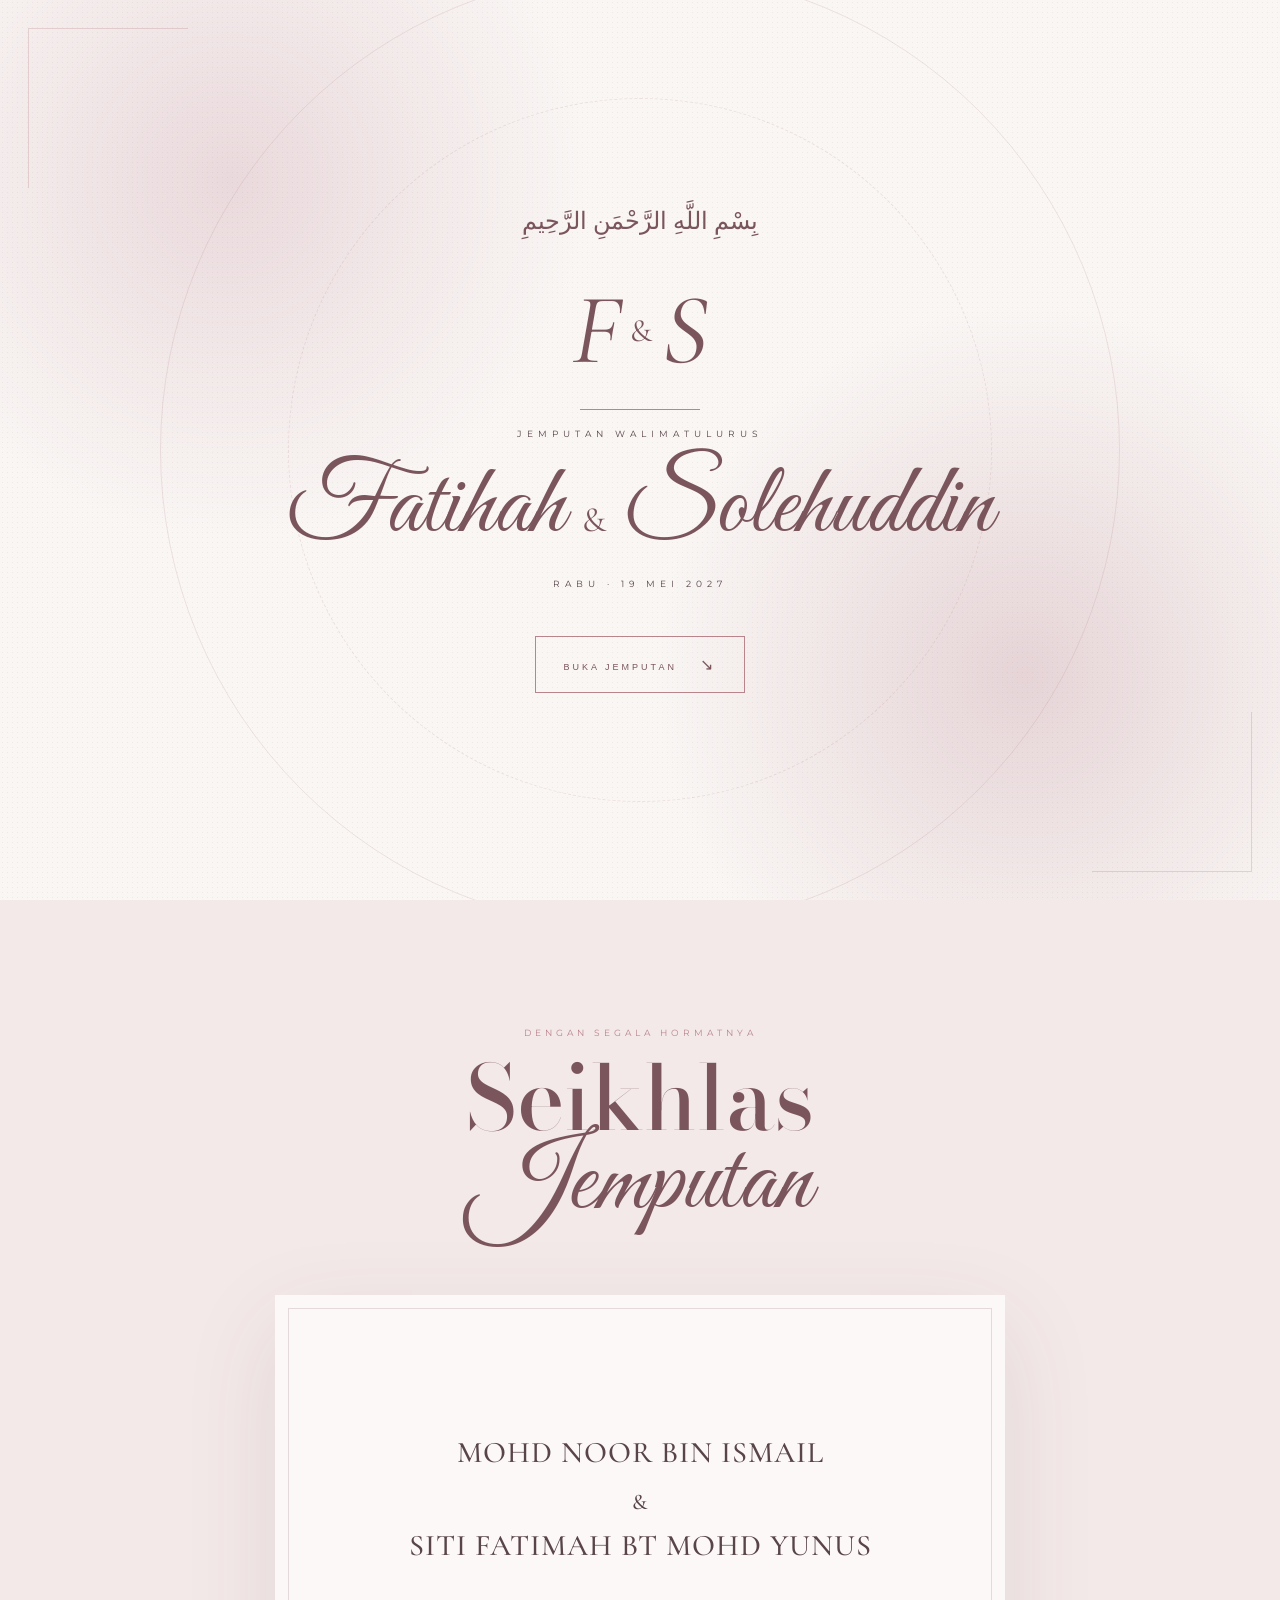
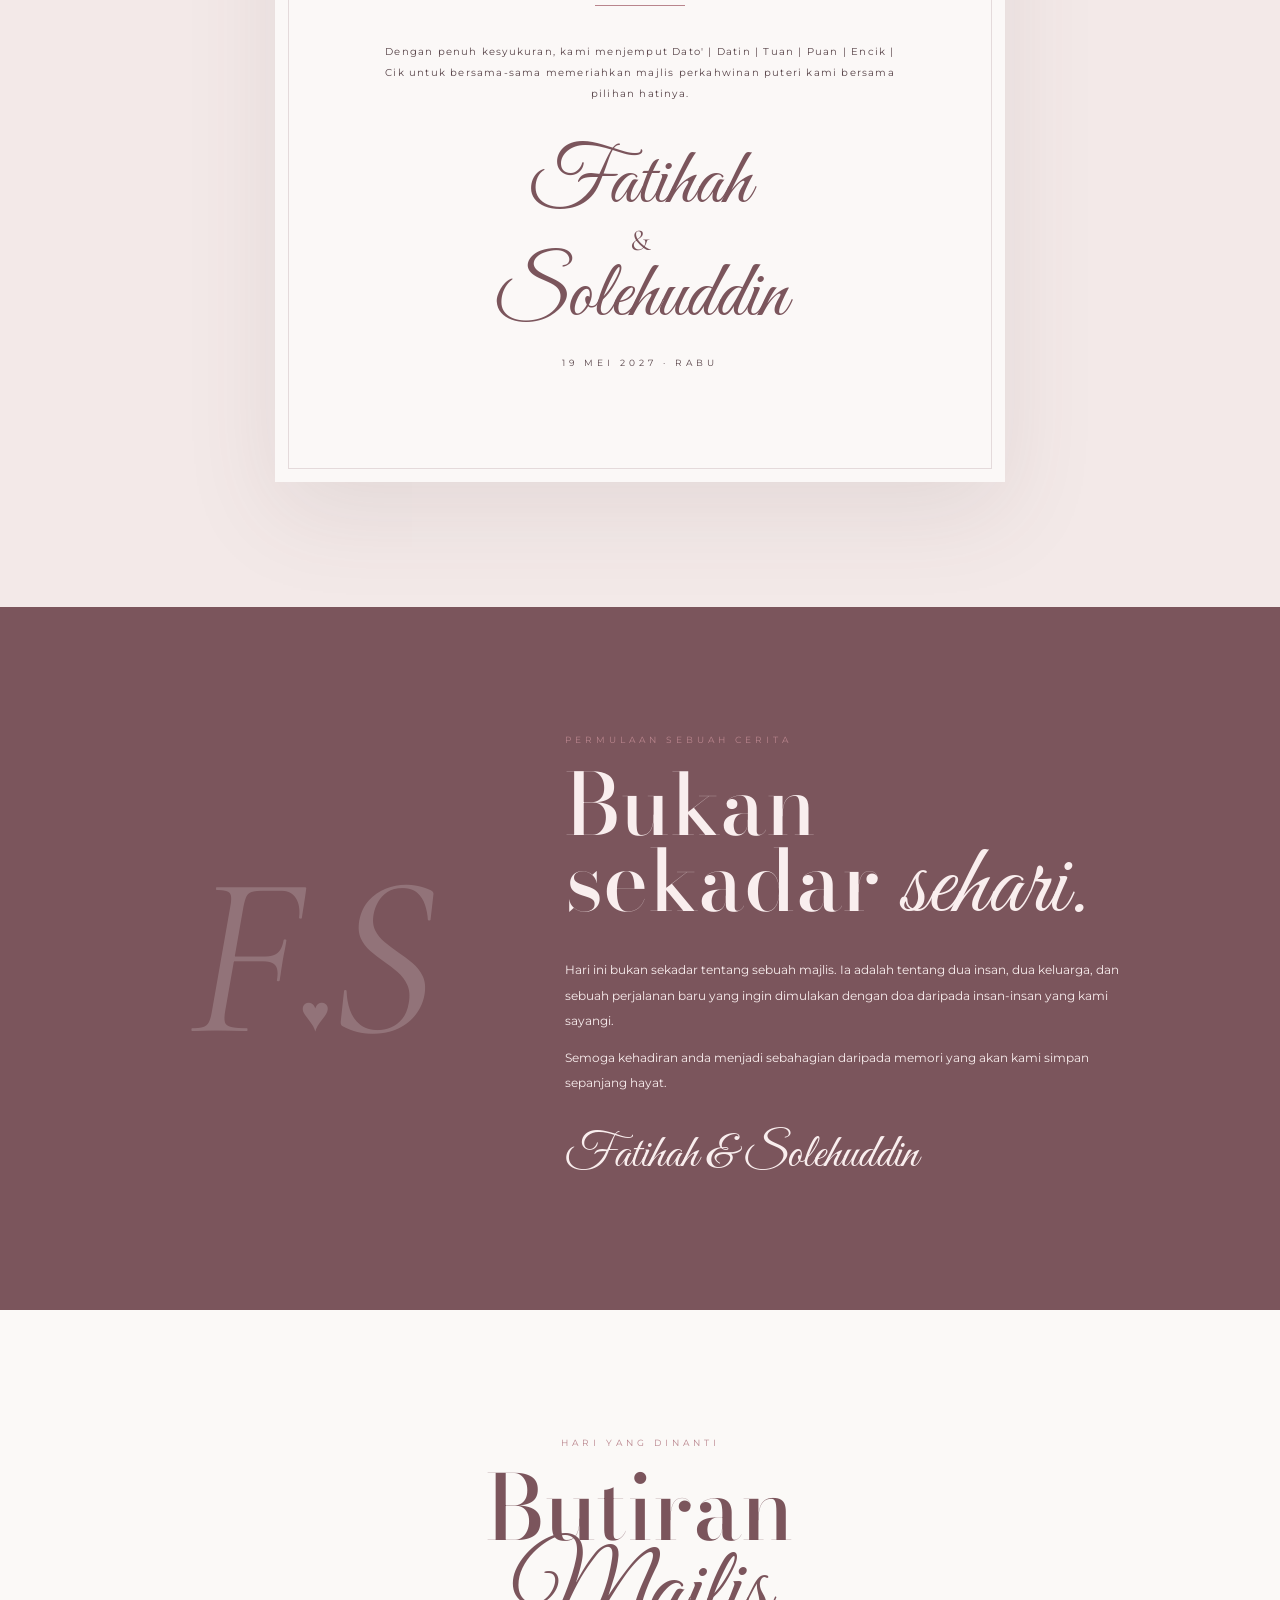
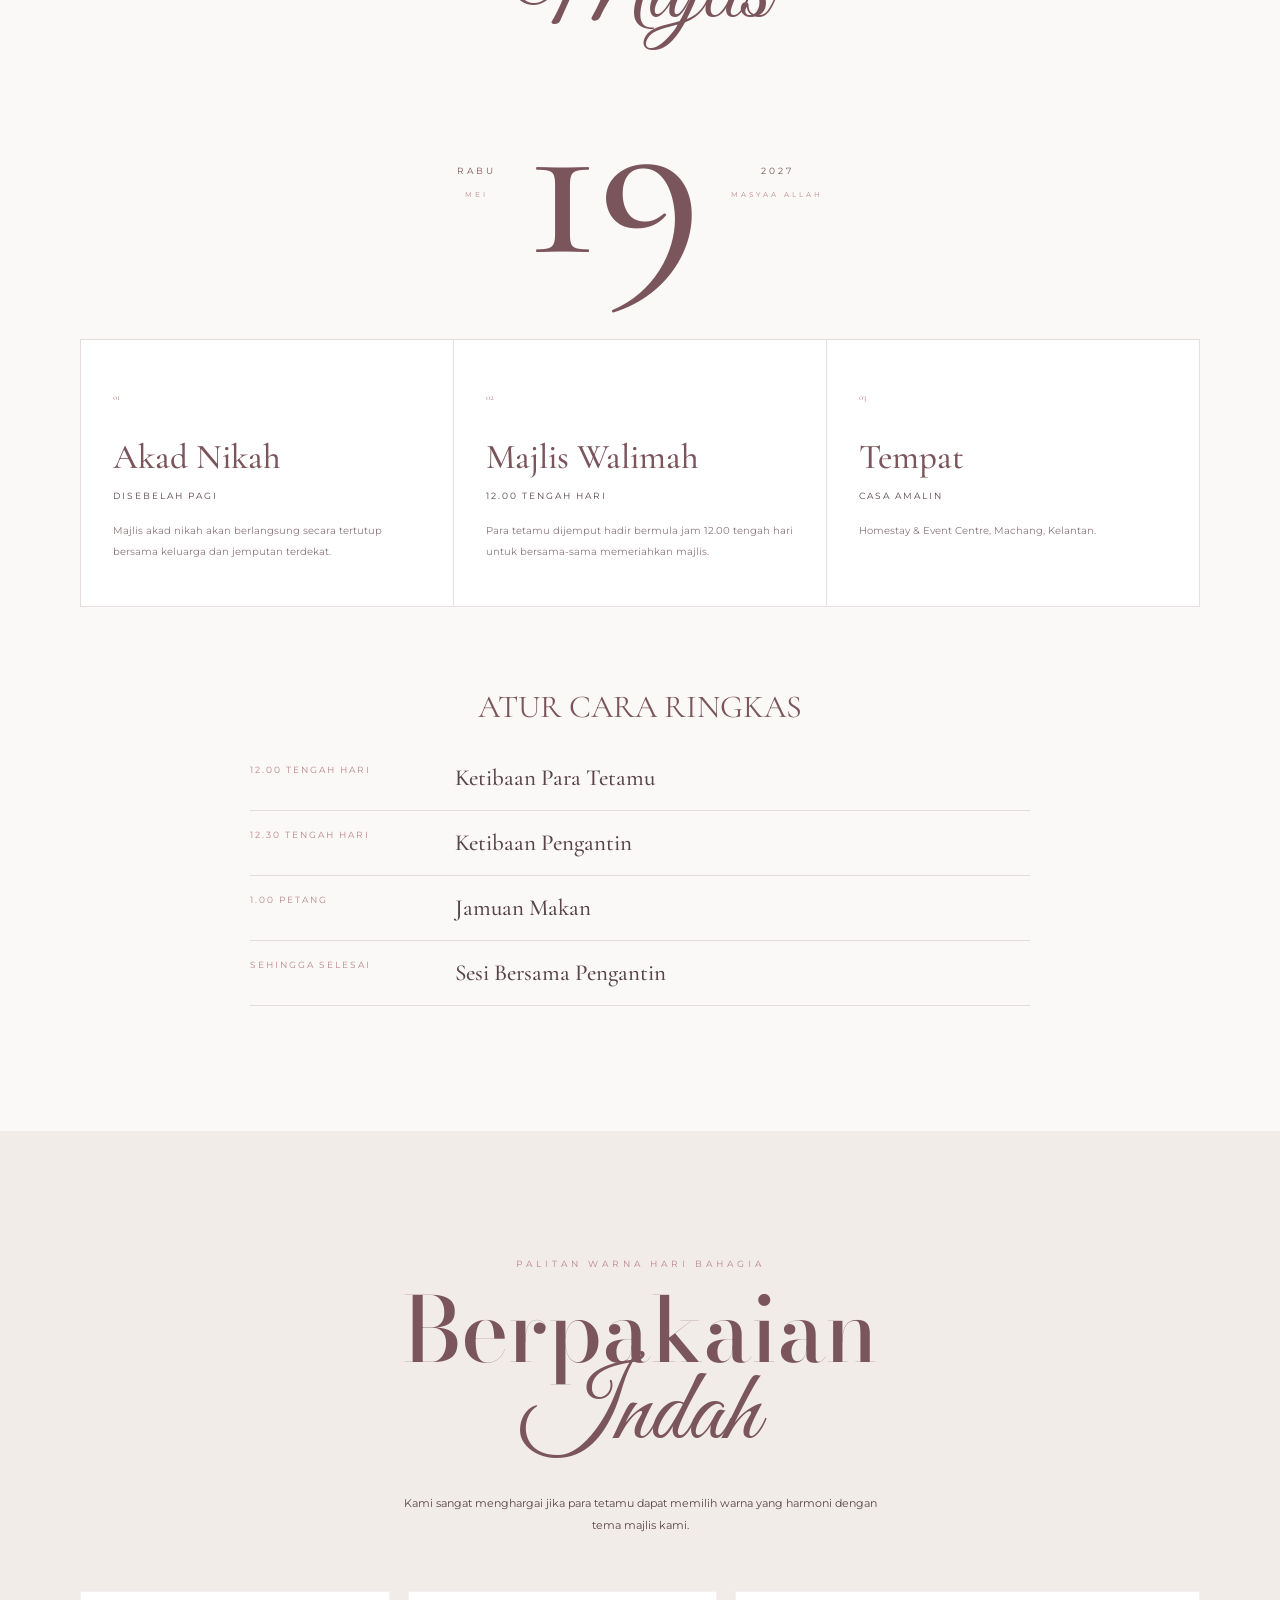
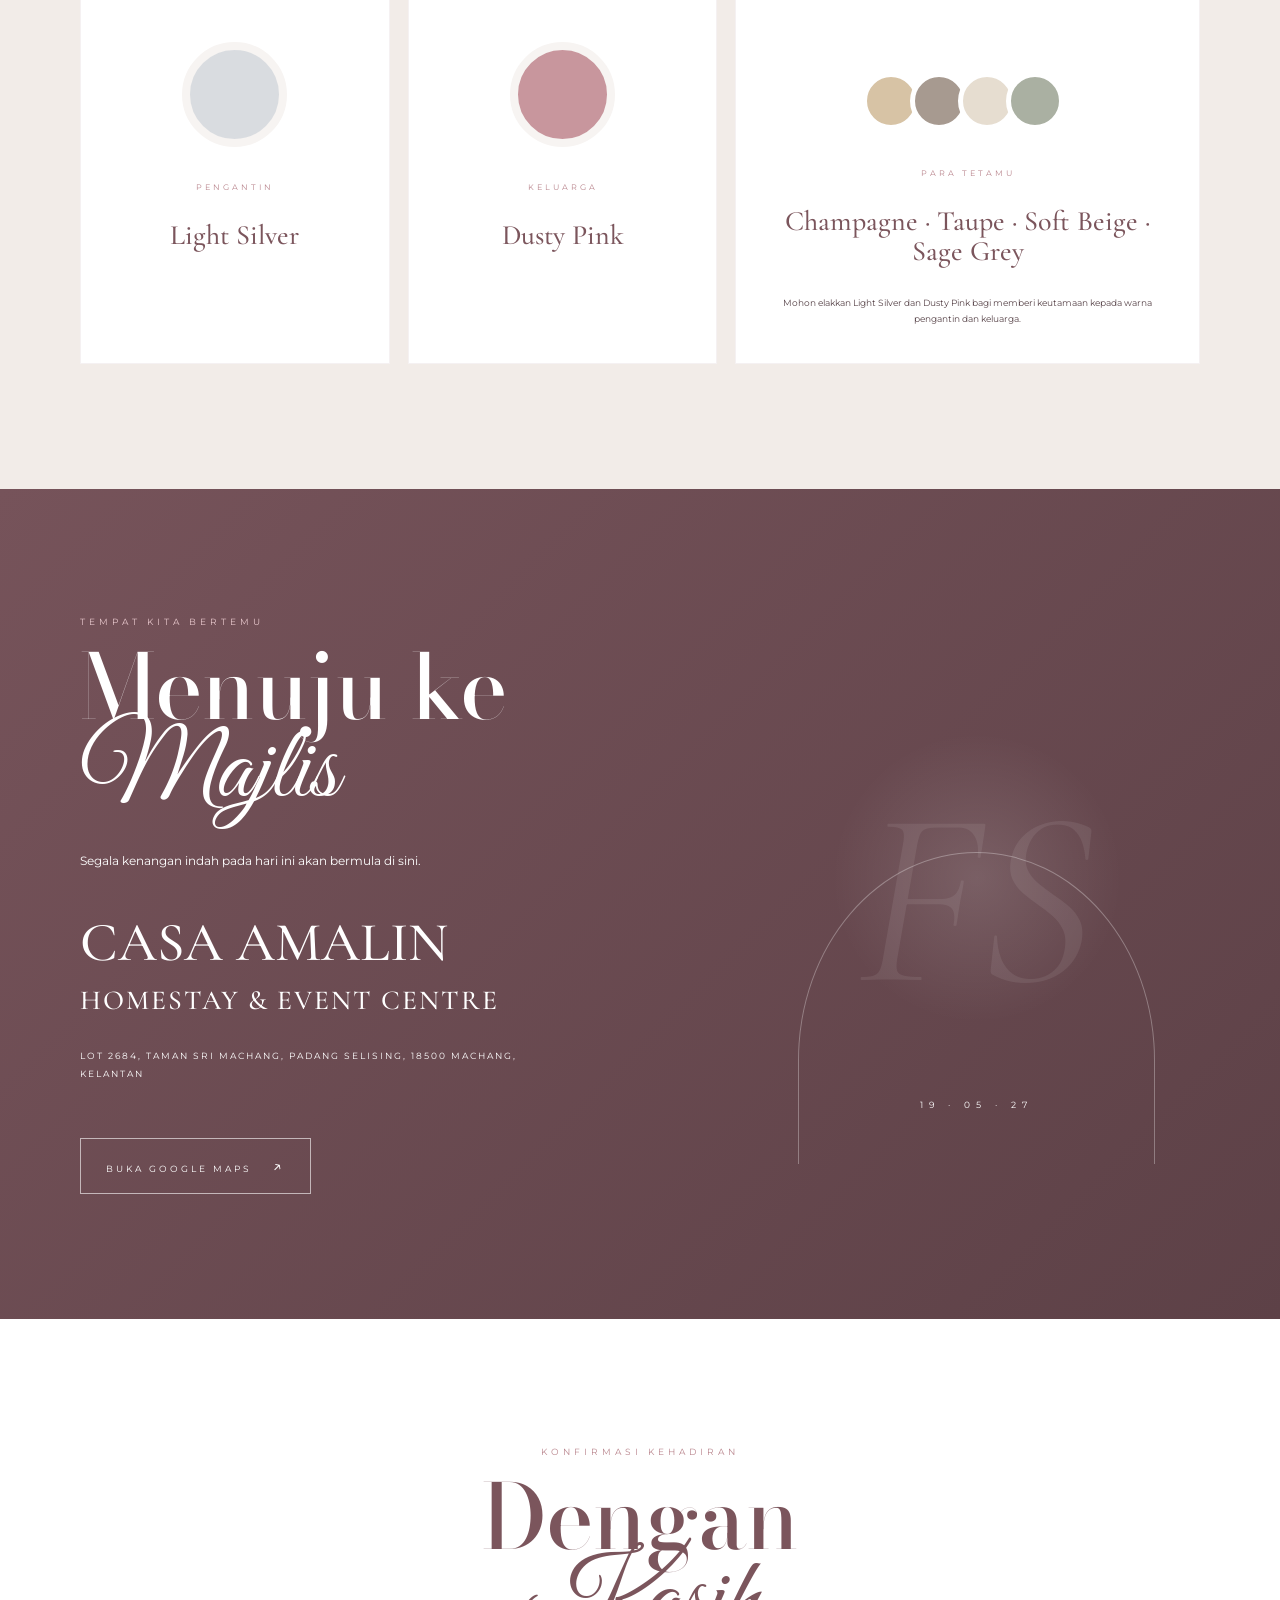
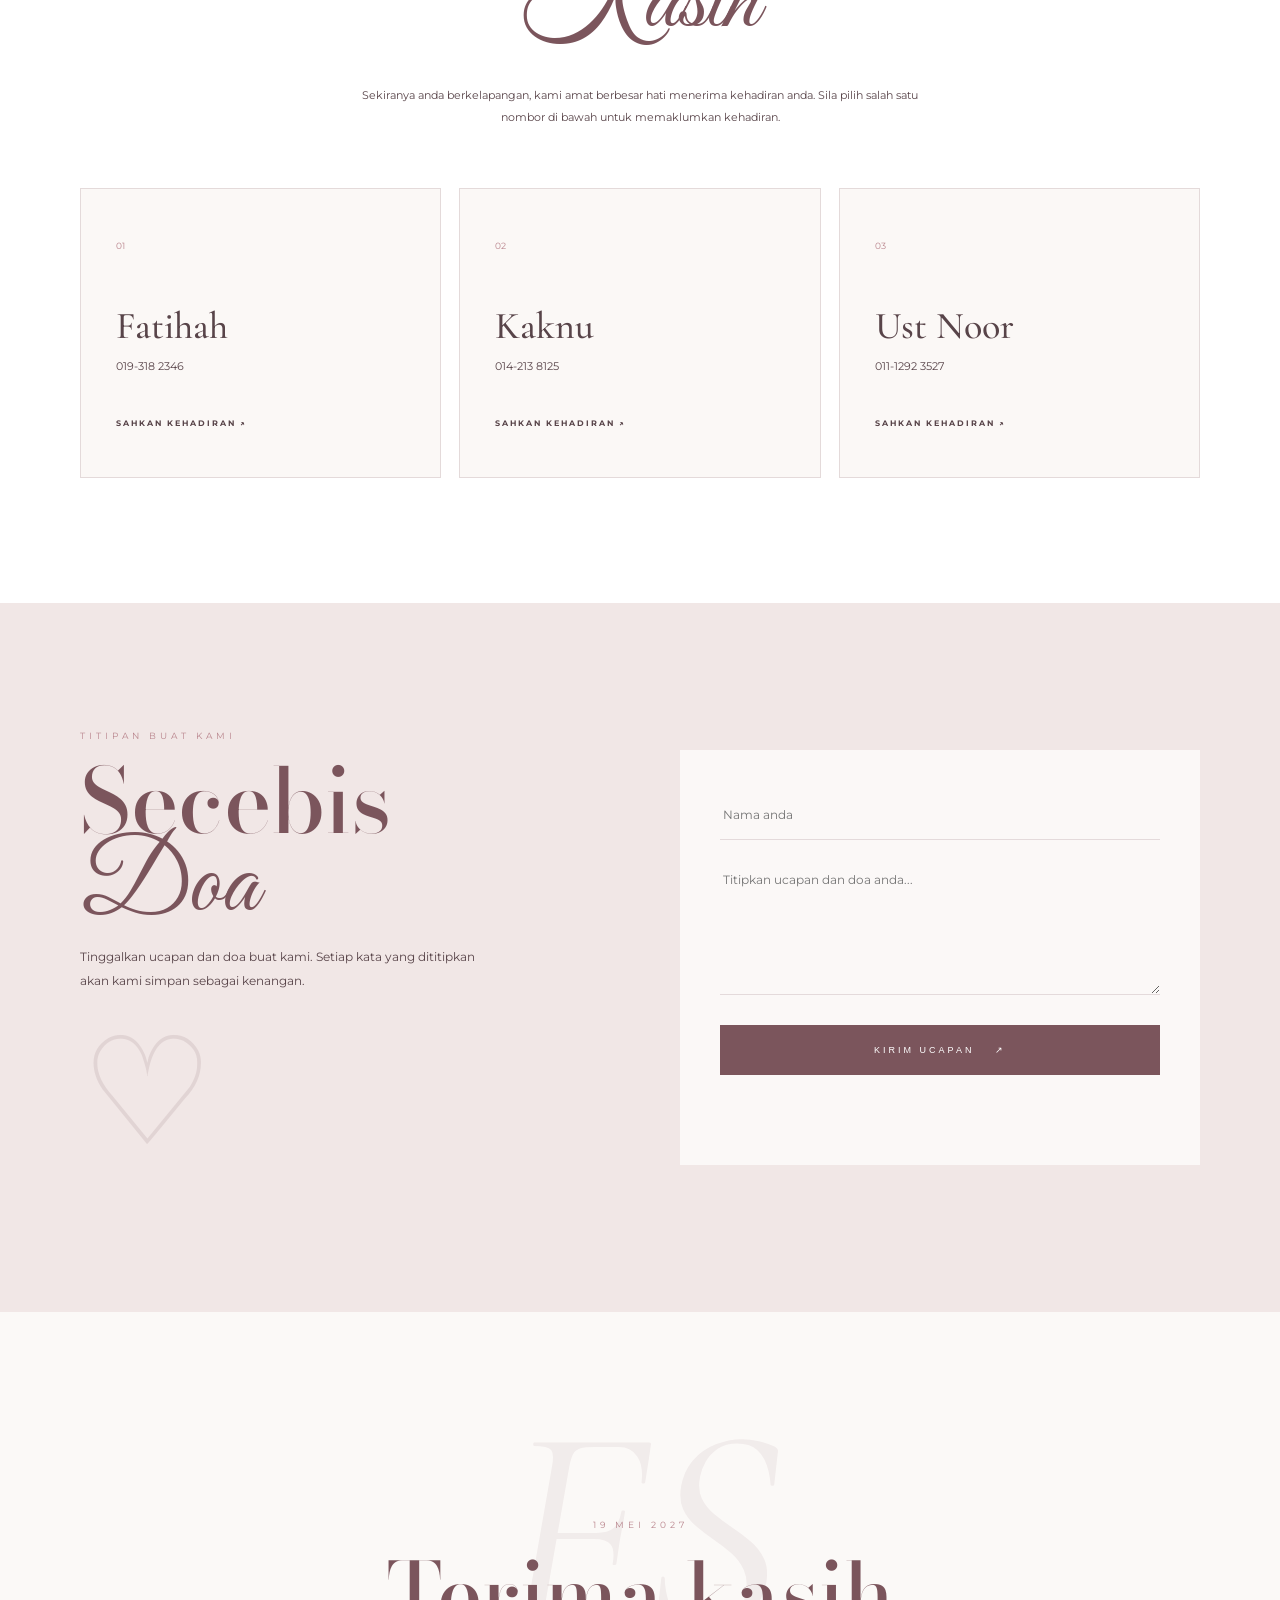
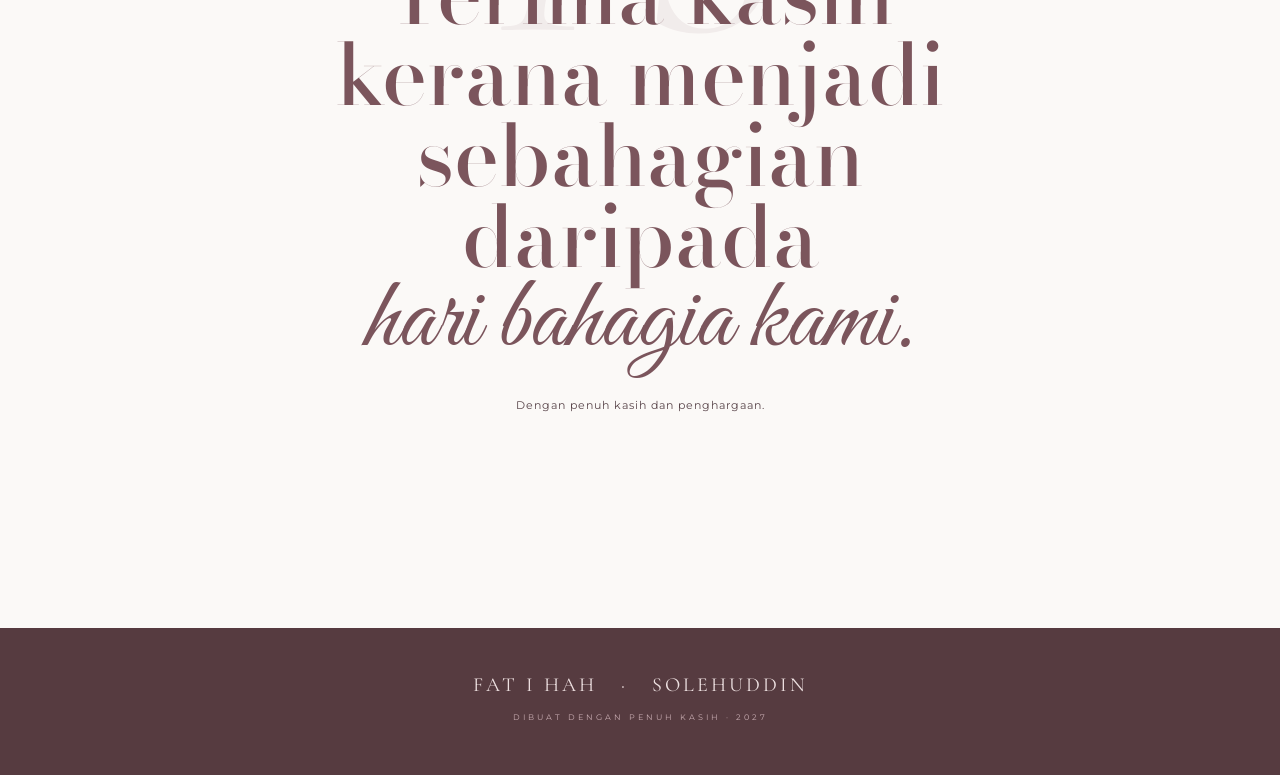
<file: index.html>
<!DOCTYPE html>
<html lang="ms">
<head>
<meta charset="UTF-8">
<meta name="viewport" content="width=device-width, initial-scale=1.0">
<meta name="theme-color" content="#8d6971">
<title>Fatihah & Solehuddin | 19 Mei 2027</title>
<link rel="preconnect" href="https://fonts.googleapis.com">
<link rel="preconnect" href="https://fonts.gstatic.com" crossorigin>
<link href="https://fonts.googleapis.com/css2?family=Bodoni+Moda:opsz,wght@6..96,400;6..96,500;6..96,600;6..96,700&family=Cormorant+Garamond:ital,wght@0,400;0,500;0,600;1,400;1,500&family=Great+Vibes&family=Montserrat:wght@300;400;500;600&display=swap" rel="stylesheet">
<link rel="stylesheet" href="style.css">
</head>
<body class="locked">

<div id="loader" class="loader"><div class="loader-inner"><div class="loader-mark">FS</div><span></span><p>SEBUAH HARI UNTUK DIKENANG SELAMANYA</p></div></div>

<div id="cover" class="cover">
  <div class="orb orb-a"></div><div class="orb orb-b"></div>
  <div class="cover-grain"></div>
  <div class="cover-content">
    <div class="cover-top">بِسْمِ اللَّهِ الرَّحْمَنِ الرَّحِيمِ</div>
    <div class="monogram"><i>F</i><b>&</b><i>S</i></div>
    <div class="cover-rule"></div>
    <p class="cover-kicker">JEMPUTAN WALIMATULURUS</p>
    <h1>Fatihah <em>&</em> Solehuddin</h1>
    <p class="cover-date">RABU · 19 MEI 2027</p>
    <button id="openInvitation" class="open-btn">BUKA JEMPUTAN <span>↘</span></button>
  </div>
  <div class="cover-corner tl"></div><div class="cover-corner br"></div>
</div>

<nav id="nav" class="nav">
  <a href="#utama" class="nav-logo">FS</a>
  <div class="nav-links">
    <a href="#jemputan">Jemputan</a><a href="#majlis">Majlis</a><a href="#lokasi">Lokasi</a><a href="#hadir">Kehadiran</a><a href="#ucapan">Ucapan</a>
  </div>
  <button id="musicButton" class="music" aria-label="Muzik">♫</button>
</nav>

<main>
<section id="utama" class="hero">
  <div class="hero-line"></div>
  <div class="hero-inner reveal">
    <p class="eyebrow">SATU JANJI · SATU PERJALANAN · SATU SELAMANYA</p>
    <div class="hero-fs">FS</div>
    <h2>Dan bermula<br><em>selamanya.</em></h2>
    <p class="hero-copy">Dengan penuh kesyukuran ke hadrat Allah SWT, kami menjemput anda untuk bersama-sama meraikan hari bahagia kami.</p>
    <a class="scroll-cue" href="#jemputan">TERUSKAN KE JEMPUTAN <span></span></a>
  </div>
  <div class="hero-flower">✾</div>
</section>

<section id="jemputan" class="invitation section">
  <div class="section-wrap">
    <div class="section-head reveal">
      <p class="eyebrow">DENGAN SEGALA HORMATNYA</p>
      <h2>Seikhlas <em>Jemputan</em></h2>
    </div>
    <article class="invite-card reveal">
      <div class="card-frame"></div>
      <p class="parents">MOHD NOOR BIN ISMAIL<br><small>&</small><br>SITI FATIMAH BT MOHD YUNUS</p>
      <div class="thin-rule"></div>
      <p class="invite-text">Dengan penuh kesyukuran, kami menjemput Dato' | Datin | Tuan | Puan | Encik | Cik untuk bersama-sama memeriahkan majlis perkahwinan puteri kami bersama pilihan hatinya.</p>
      <div class="couple"><span>Fatihah</span><b>&</b><span>Solehuddin</span></div>
      <p class="invite-sub">19 MEI 2027 · RABU</p>
    </article>
  </div>
</section>

<section class="story section">
  <div class="story-wrap">
    <div class="story-mark reveal">F<span>♥</span>S</div>
    <div class="story-copy reveal">
      <p class="eyebrow">PERMULAAN SEBUAH CERITA</p>
      <h2>Bukan sekadar <em>sehari.</em></h2>
      <p>Hari ini bukan sekadar tentang sebuah majlis. Ia adalah tentang dua insan, dua keluarga, dan sebuah perjalanan baru yang ingin dimulakan dengan doa daripada insan-insan yang kami sayangi.</p>
      <p>Semoga kehadiran anda menjadi sebahagian daripada memori yang akan kami simpan sepanjang hayat.</p>
      <div class="signature">Fatihah & Solehuddin</div>
    </div>
  </div>
</section>

<section id="majlis" class="details section">
  <div class="section-wrap">
    <div class="section-head reveal">
      <p class="eyebrow">HARI YANG DINANTI</p>
      <h2>Butiran <em>Majlis</em></h2>
    </div>
    <div class="date-display reveal">
      <div>RABU<span>MEI</span></div><strong>19</strong><div>2027<span>MASYAA ALLAH</span></div>
    </div>
    <div class="detail-grid">
      <article class="detail reveal"><span class="detail-no">01</span><h3>Akad Nikah</h3><p>DISEBELAH PAGI</p><small>Majlis akad nikah akan berlangsung secara tertutup bersama keluarga dan jemputan terdekat.</small></article>
      <article class="detail reveal"><span class="detail-no">02</span><h3>Majlis Walimah</h3><p>12.00 TENGAH HARI</p><small>Para tetamu dijemput hadir bermula jam 12.00 tengah hari untuk bersama-sama memeriahkan majlis.</small></article>
      <article class="detail reveal"><span class="detail-no">03</span><h3>Tempat</h3><p>CASA AMALIN</p><small>Homestay & Event Centre, Machang, Kelantan.</small></article>
    </div>
    <div class="program reveal">
      <div class="program-title">ATUR CARA RINGKAS</div>
      <div class="program-row"><span>12.00 TENGAH HARI</span><b>Ketibaan Para Tetamu</b></div>
      <div class="program-row"><span>12.30 TENGAH HARI</span><b>Ketibaan Pengantin</b></div>
      <div class="program-row"><span>1.00 PETANG</span><b>Jamuan Makan</b></div>
      <div class="program-row"><span>SEHINGGA SELESAI</span><b>Sesi Bersama Pengantin</b></div>
    </div>
  </div>
</section>

<section class="palette section">
  <div class="section-wrap">
    <div class="section-head reveal"><p class="eyebrow">PALITAN WARNA HARI BAHAGIA</p><h2>Berpakaian <em>Indah</em></h2></div>
    <div class="dress-intro reveal">Kami sangat menghargai jika para tetamu dapat memilih warna yang harmoni dengan tema majlis kami.</div>
    <div class="dress-layout">
      <article class="dress-card bride reveal"><div class="swatch"></div><p>PENGANTIN</p><h3>Light Silver</h3></article>
      <article class="dress-card family reveal"><div class="swatch"></div><p>KELUARGA</p><h3>Dusty Pink</h3></article>
      <article class="dress-card guests reveal"><div class="swatches"><i></i><i></i><i></i><i></i></div><p>PARA TETAMU</p><h3>Champagne · Taupe · Soft Beige · Sage Grey</h3><small>Mohon elakkan Light Silver dan Dusty Pink bagi memberi keutamaan kepada warna pengantin dan keluarga.</small></article>
    </div>
  </div>
</section>

<section id="lokasi" class="location section">
  <div class="section-wrap location-grid">
    <div class="location-copy reveal">
      <p class="eyebrow">TEMPAT KITA BERTEMU</p>
      <h2>Menuju ke <em>Majlis</em></h2>
      <p>Segala kenangan indah pada hari ini akan bermula di sini.</p>
      <div class="venue">CASA AMALIN<br><span>HOMESTAY & EVENT CENTRE</span></div>
      <p class="address">LOT 2684, TAMAN SRI MACHANG, PADANG SELISING, 18500 MACHANG, KELANTAN</p>
      <a class="map-btn" target="_blank" href="https://www.google.com/maps/place/Casa+Amalin+Homestay+and+Event+Centre/@5.7634891,102.232724,1081m/data=!3m2!1e3!4b1!4m6!3m5!1s0x31b6855153c38657:0x62e498bb34e5822b!8m2!3d5.7634838!4d102.2352989!16s%2Fg%2F11fm4lq9s4?entry=ttu&g_ep=EgoyMDI2MDgxNi4wIKXMDSoASAFQAw%3D%3D">BUKA GOOGLE MAPS <span>↗</span></a>
    </div>
    <div class="location-art reveal"><div class="arch"></div><div class="location-fs">FS</div><p>19 · 05 · 27</p></div>
  </div>
</section>

<section id="hadir" class="attendance section">
 <div class="section-wrap">
   <div class="section-head reveal"><p class="eyebrow">KONFIRMASI KEHADIRAN</p><h2>Dengan <em>Kasih</em></h2></div>
   <p class="attendance-copy reveal">Sekiranya anda berkelapangan, kami amat berbesar hati menerima kehadiran anda. Sila pilih salah satu nombor di bawah untuk memaklumkan kehadiran.</p>
   <div class="contact-grid">
    <a class="contact reveal" href="https://wa.me/60193182346?text=Assalamualaikum%20Fatihah,%20saya%20ingin%20mengesahkan%20kehadiran%20ke%20majlis%20Fatihah%20%26%20Solehuddin%20pada%2019%20Mei%202027."><span>01</span><h3>Fatihah</h3><p>019-318 2346</p><b>SAHKAN KEHADIRAN ↗</b></a>
    <a class="contact reveal" href="https://wa.me/60142138125?text=Assalamualaikum%20Kaknu,%20saya%20ingin%20mengesahkan%20kehadiran%20ke%20majlis%20Fatihah%20%26%20Solehuddin%20pada%2019%20Mei%202027."><span>02</span><h3>Kaknu</h3><p>014-213 8125</p><b>SAHKAN KEHADIRAN ↗</b></a>
    <a class="contact reveal" href="https://wa.me/601112923527?text=Assalamualaikum%20Ust%20Noor,%20saya%20ingin%20mengesahkan%20kehadiran%20ke%20majlis%20Fatihah%20%26%20Solehuddin%20pada%2019%20Mei%202027."><span>03</span><h3>Ust Noor</h3><p>011-1292 3527</p><b>SAHKAN KEHADIRAN ↗</b></a>
   </div>
 </div>
</section>

<section id="ucapan" class="wishes section">
 <div class="wish-orb"></div>
 <div class="section-wrap wish-grid">
   <div class="wish-copy reveal"><p class="eyebrow">TITIPAN BUAT KAMI</p><h2>Secebis <em>Doa</em></h2><p>Tinggalkan ucapan dan doa buat kami. Setiap kata yang dititipkan akan kami simpan sebagai kenangan.</p><div class="wish-big">♡</div></div>
   <form id="wishForm" class="wish-form reveal">
     <input id="wishName" required placeholder="Nama anda">
     <textarea id="wishMessage" required placeholder="Titipkan ucapan dan doa anda..."></textarea>
     <button type="submit">KIRIM UCAPAN <span>↗</span></button>
     <p id="wishStatus"></p>
   </form>
 </div>
</section>

<section class="closing section">
 <div class="closing-content reveal"><div class="closing-fs">FS</div><p class="eyebrow">19 MEI 2027</p><h2>Terima kasih kerana menjadi sebahagian daripada <em>hari bahagia kami.</em></h2><p>Dengan penuh kasih dan penghargaan.</p></div>
</section>
</main>

<footer><div>FAT I HAH &nbsp; · &nbsp; SOLEHUDDIN</div><p>DIBUAT DENGAN PENUH KASIH · 2027</p></footer>

<!-- Simpan fail muzik pilihan anda sebagai music.mp3 dalam folder yang sama -->
<audio id="bgMusic" loop preload="none"><source src="music.mp3" type="audio/mpeg"></audio>
<script src="script.js"></script>
</body>
</html>
</file>
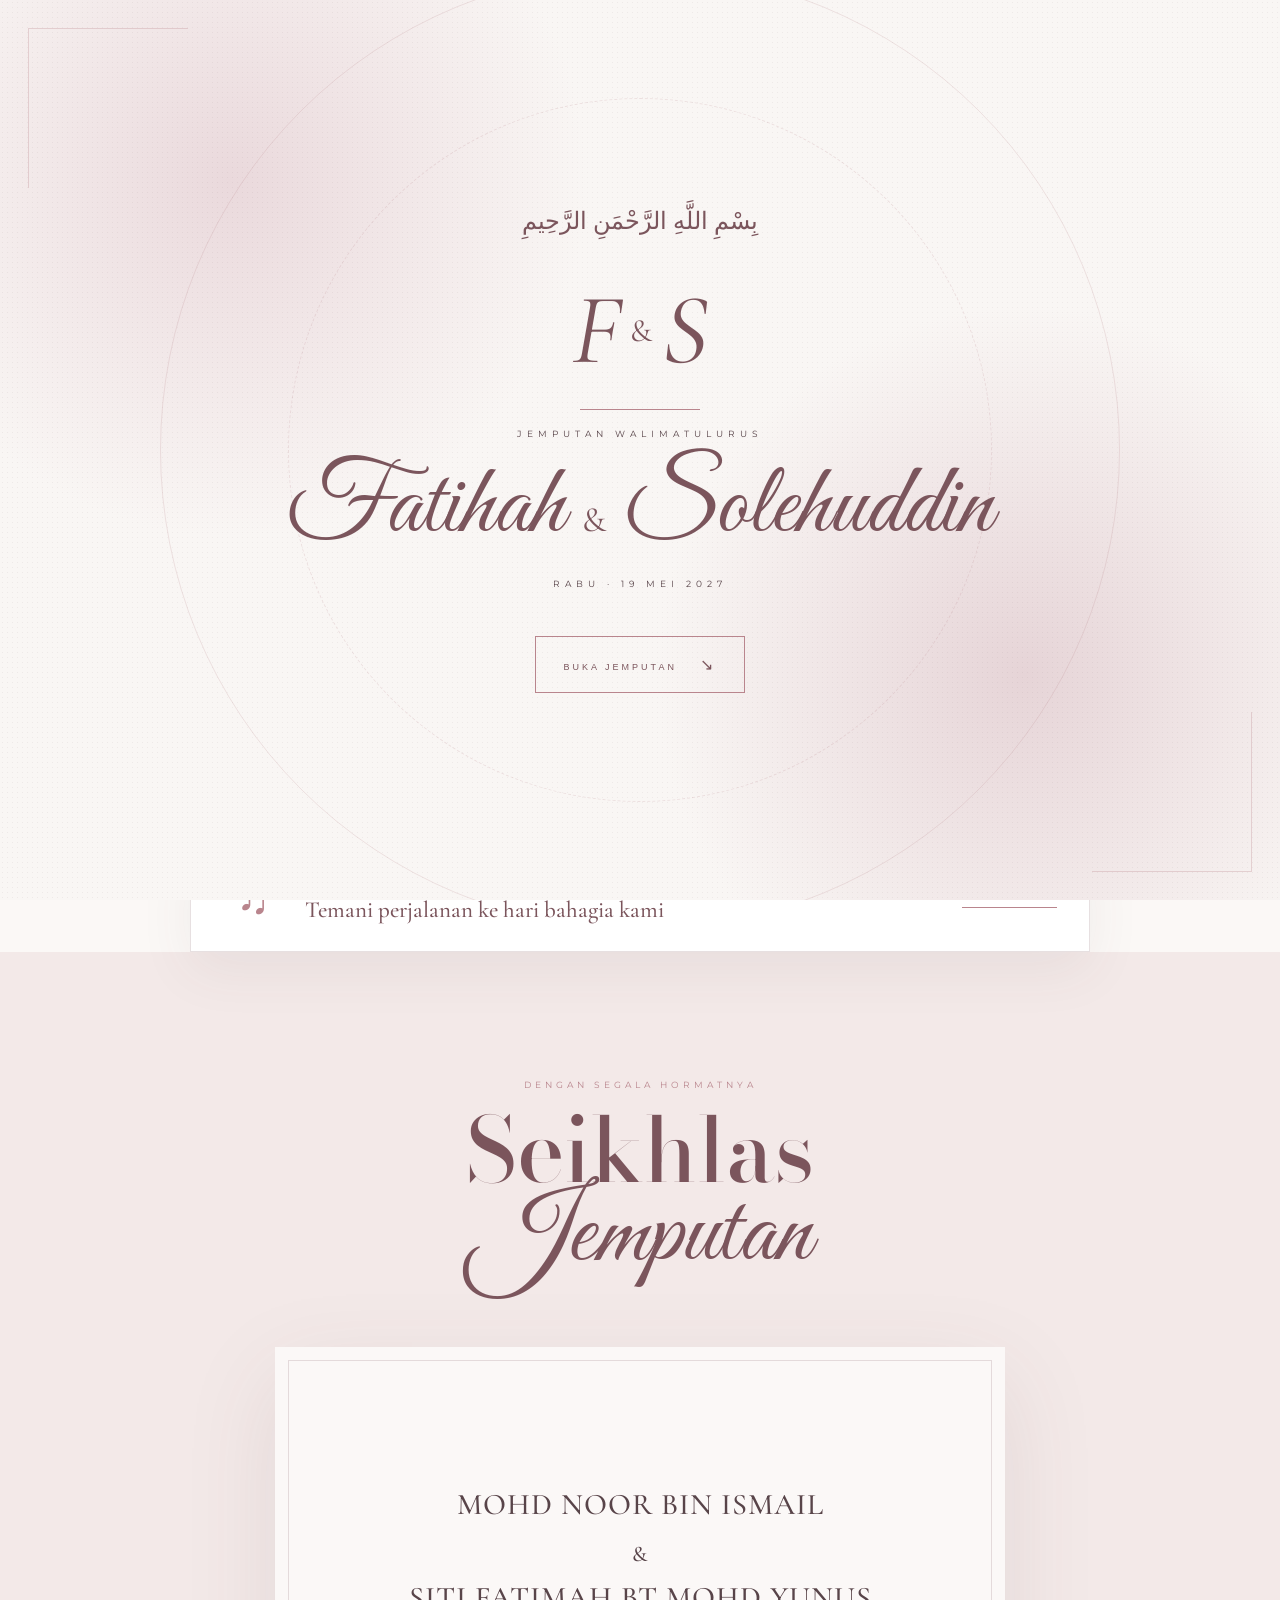
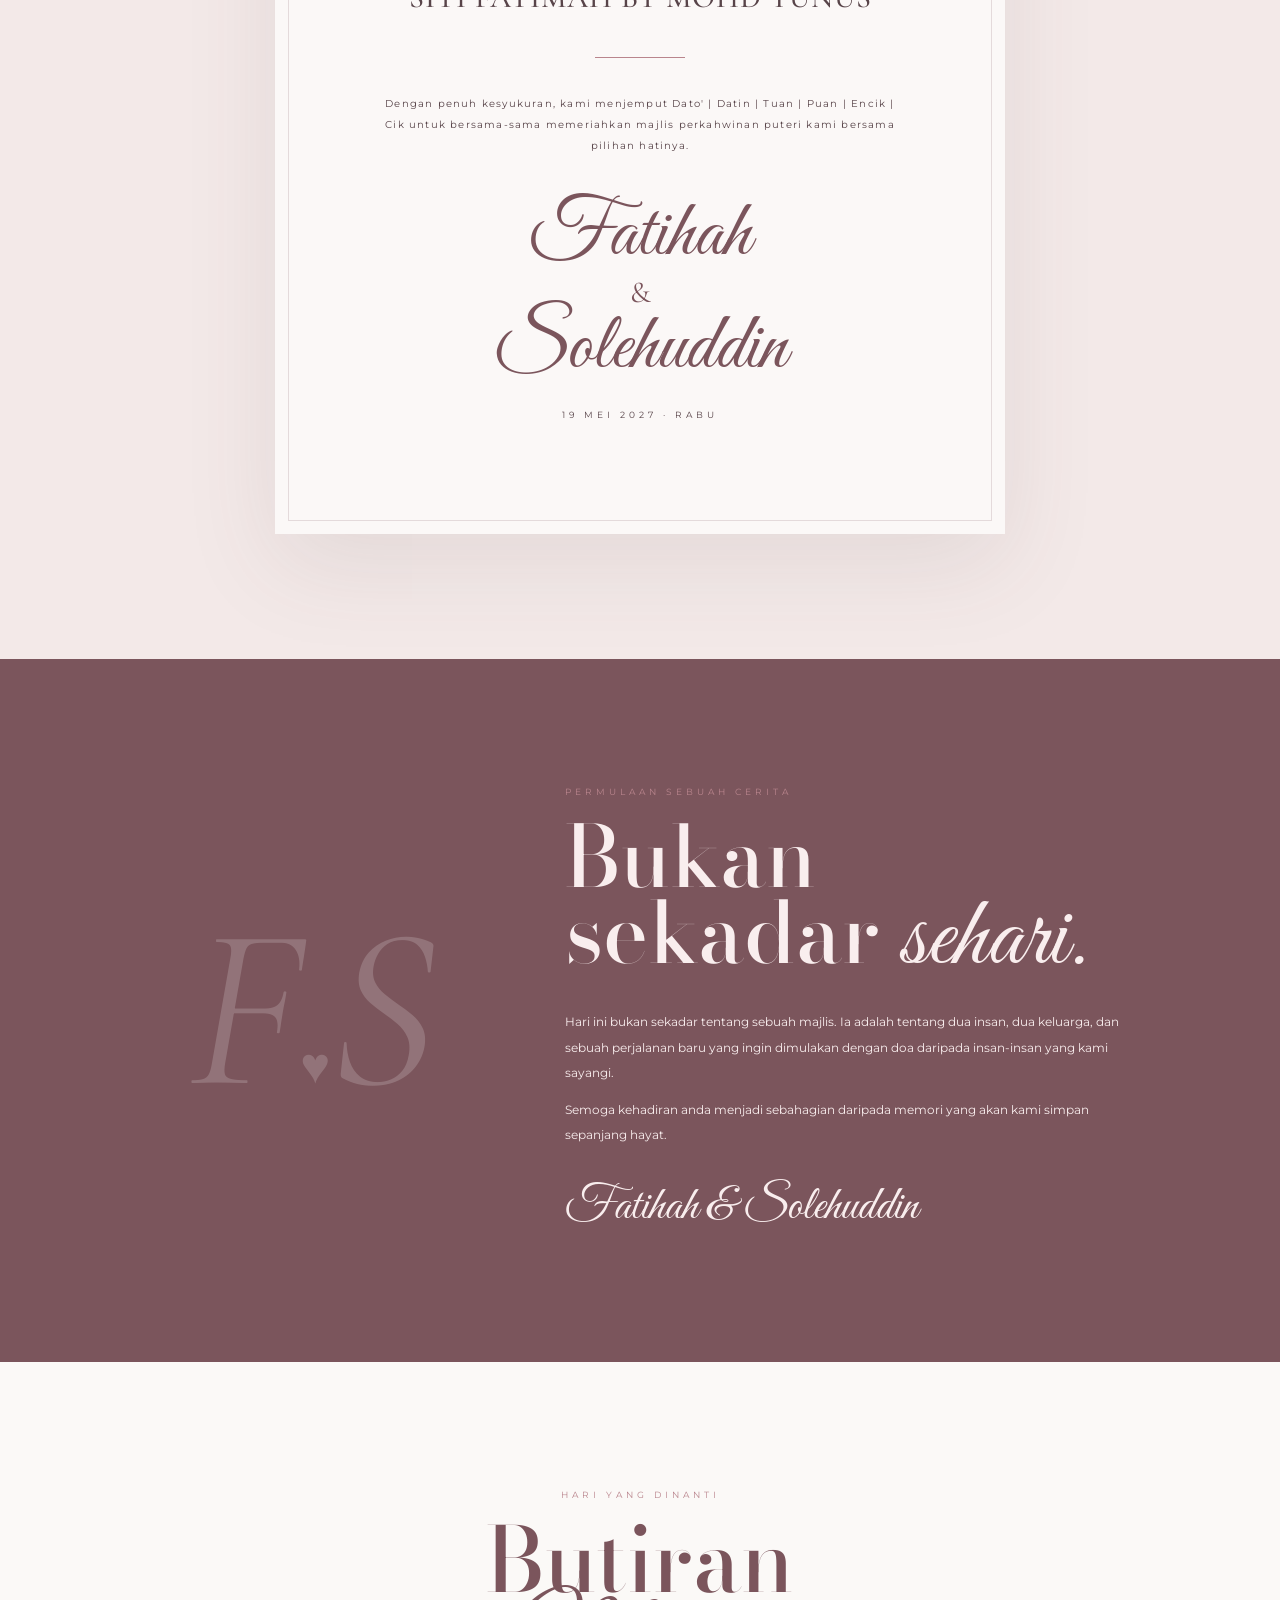
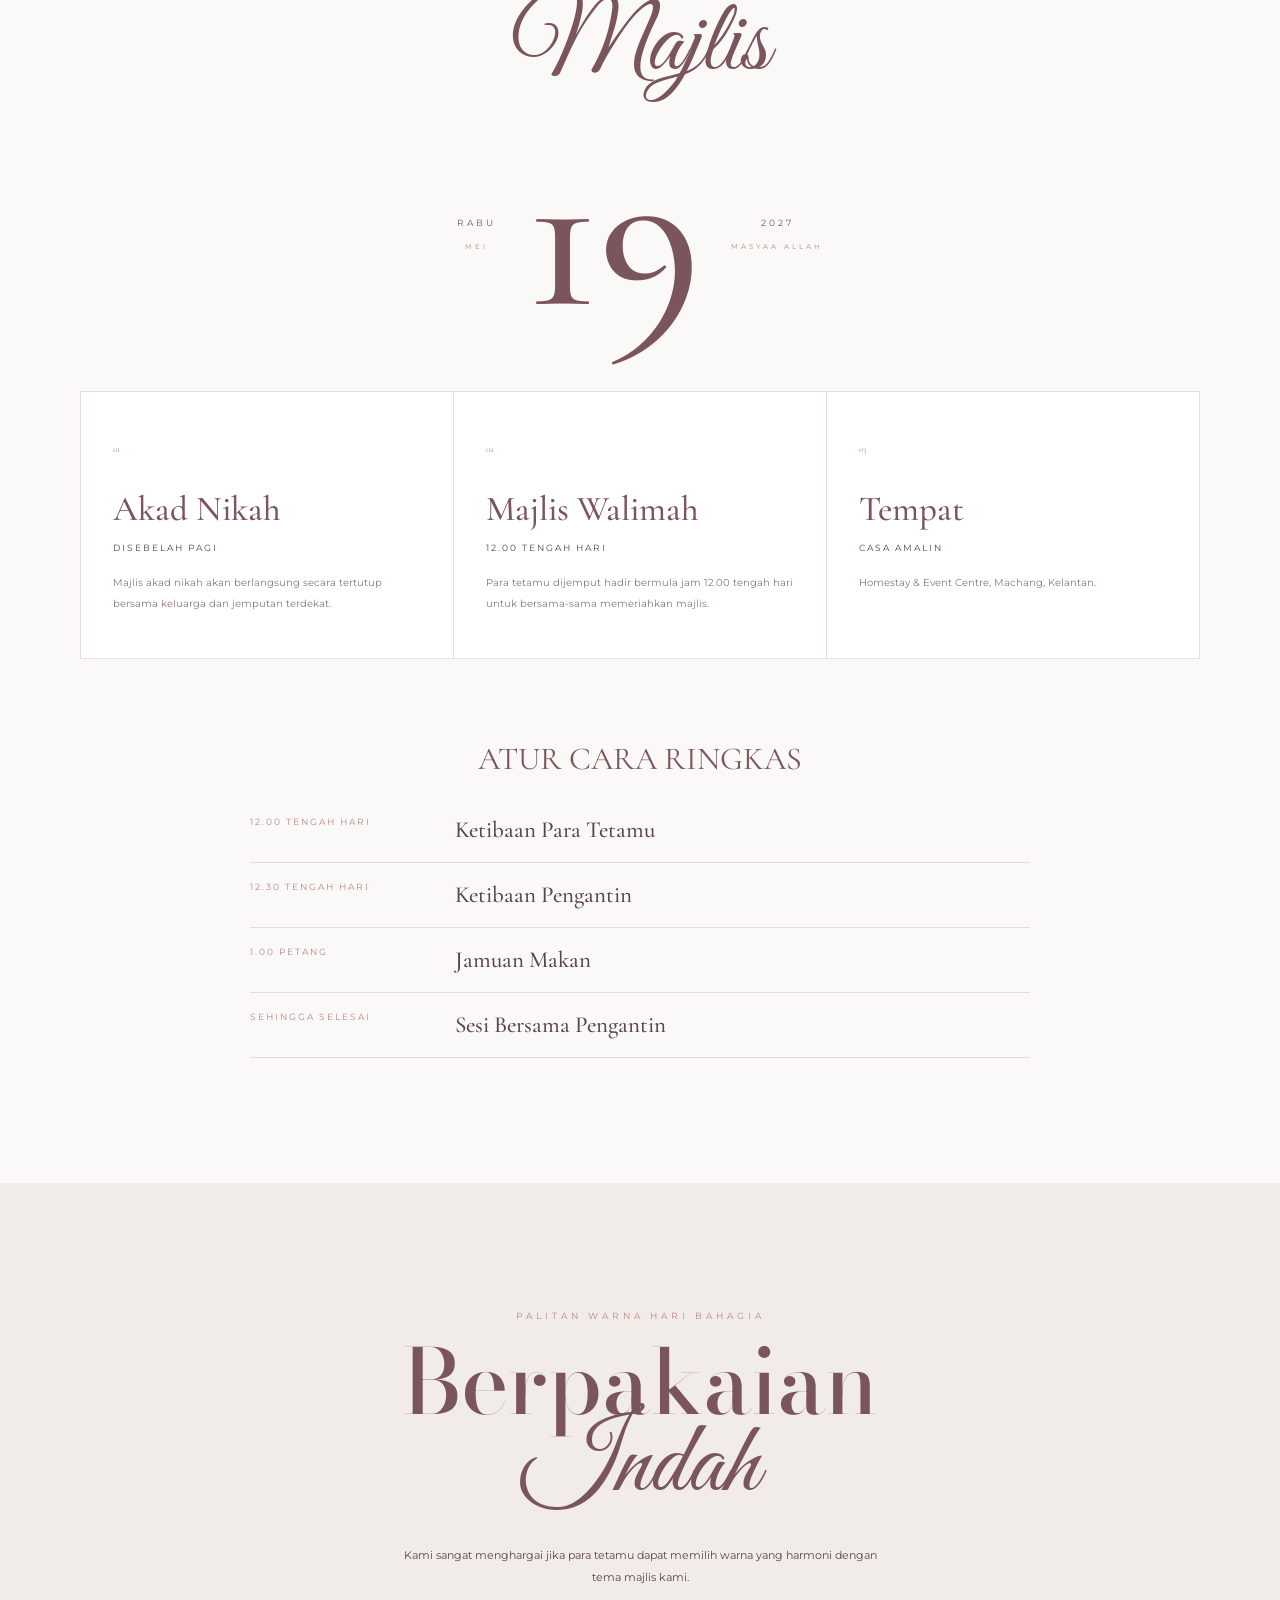
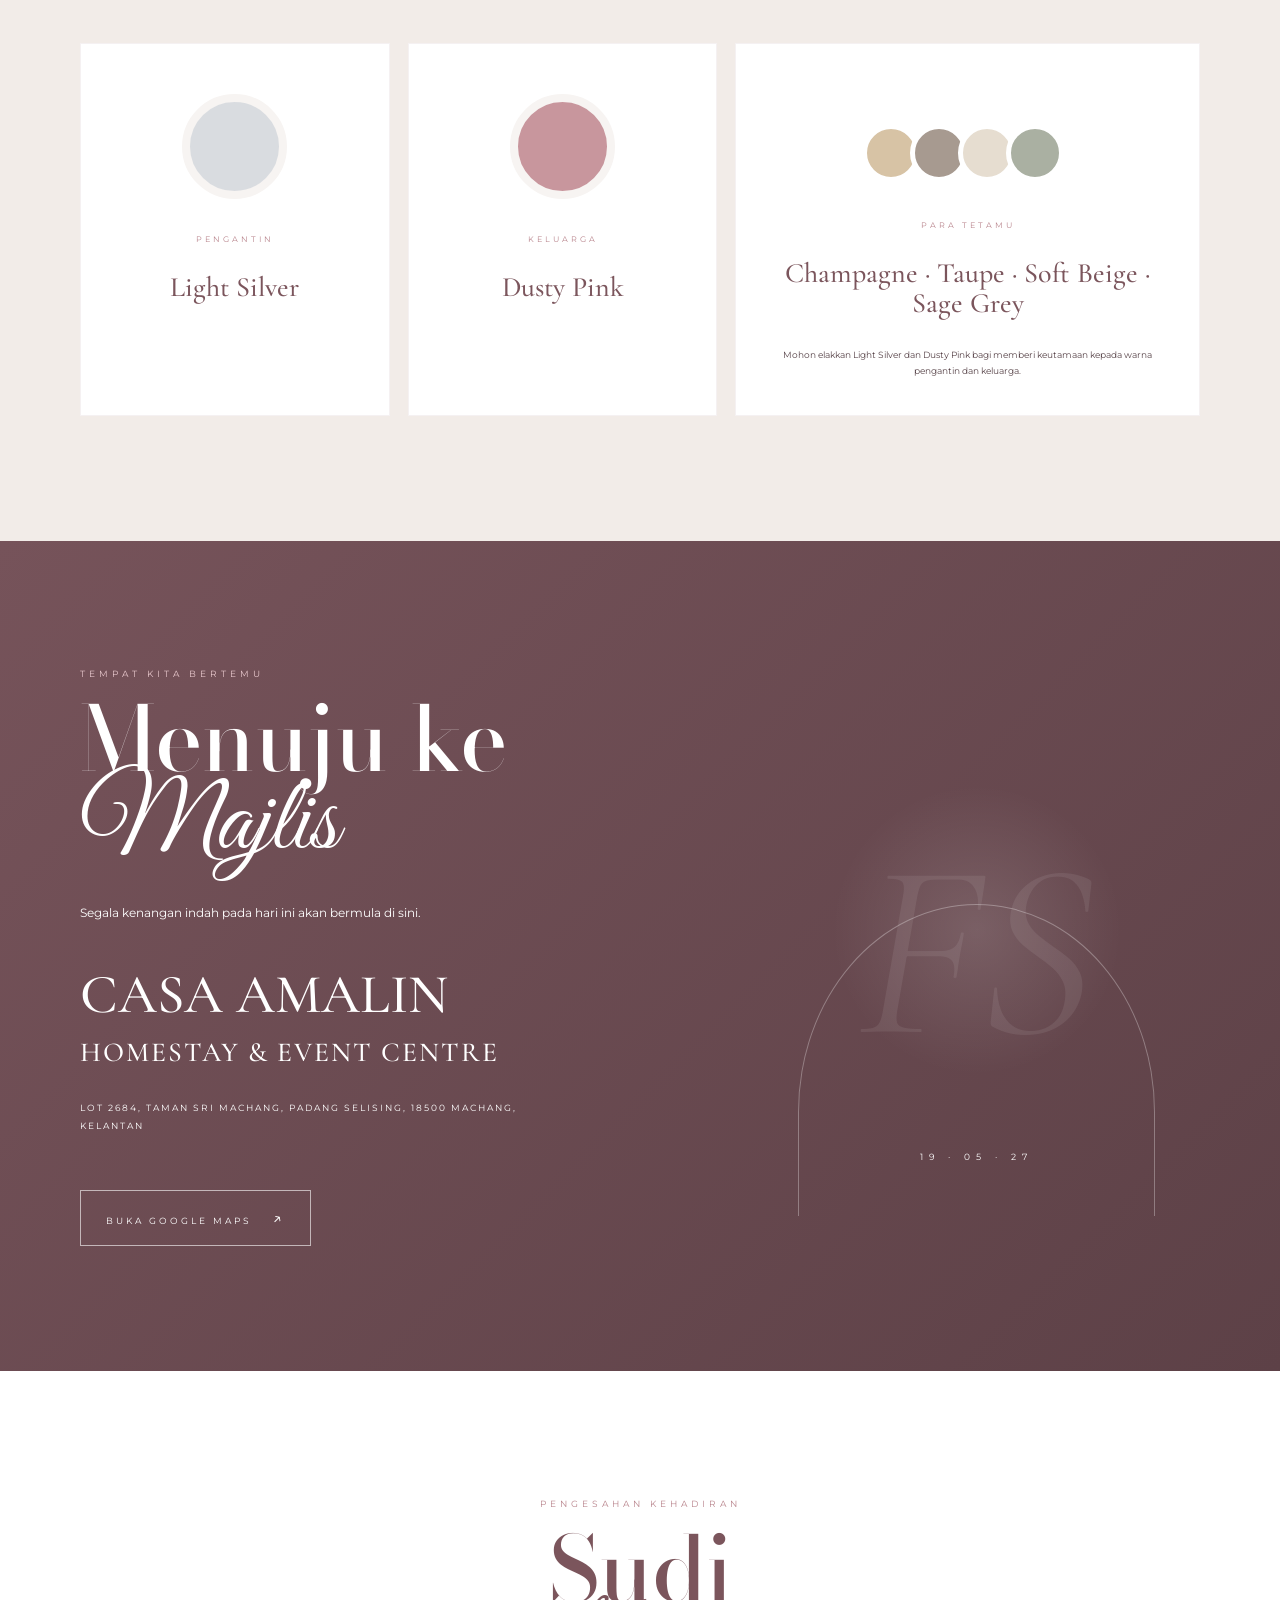
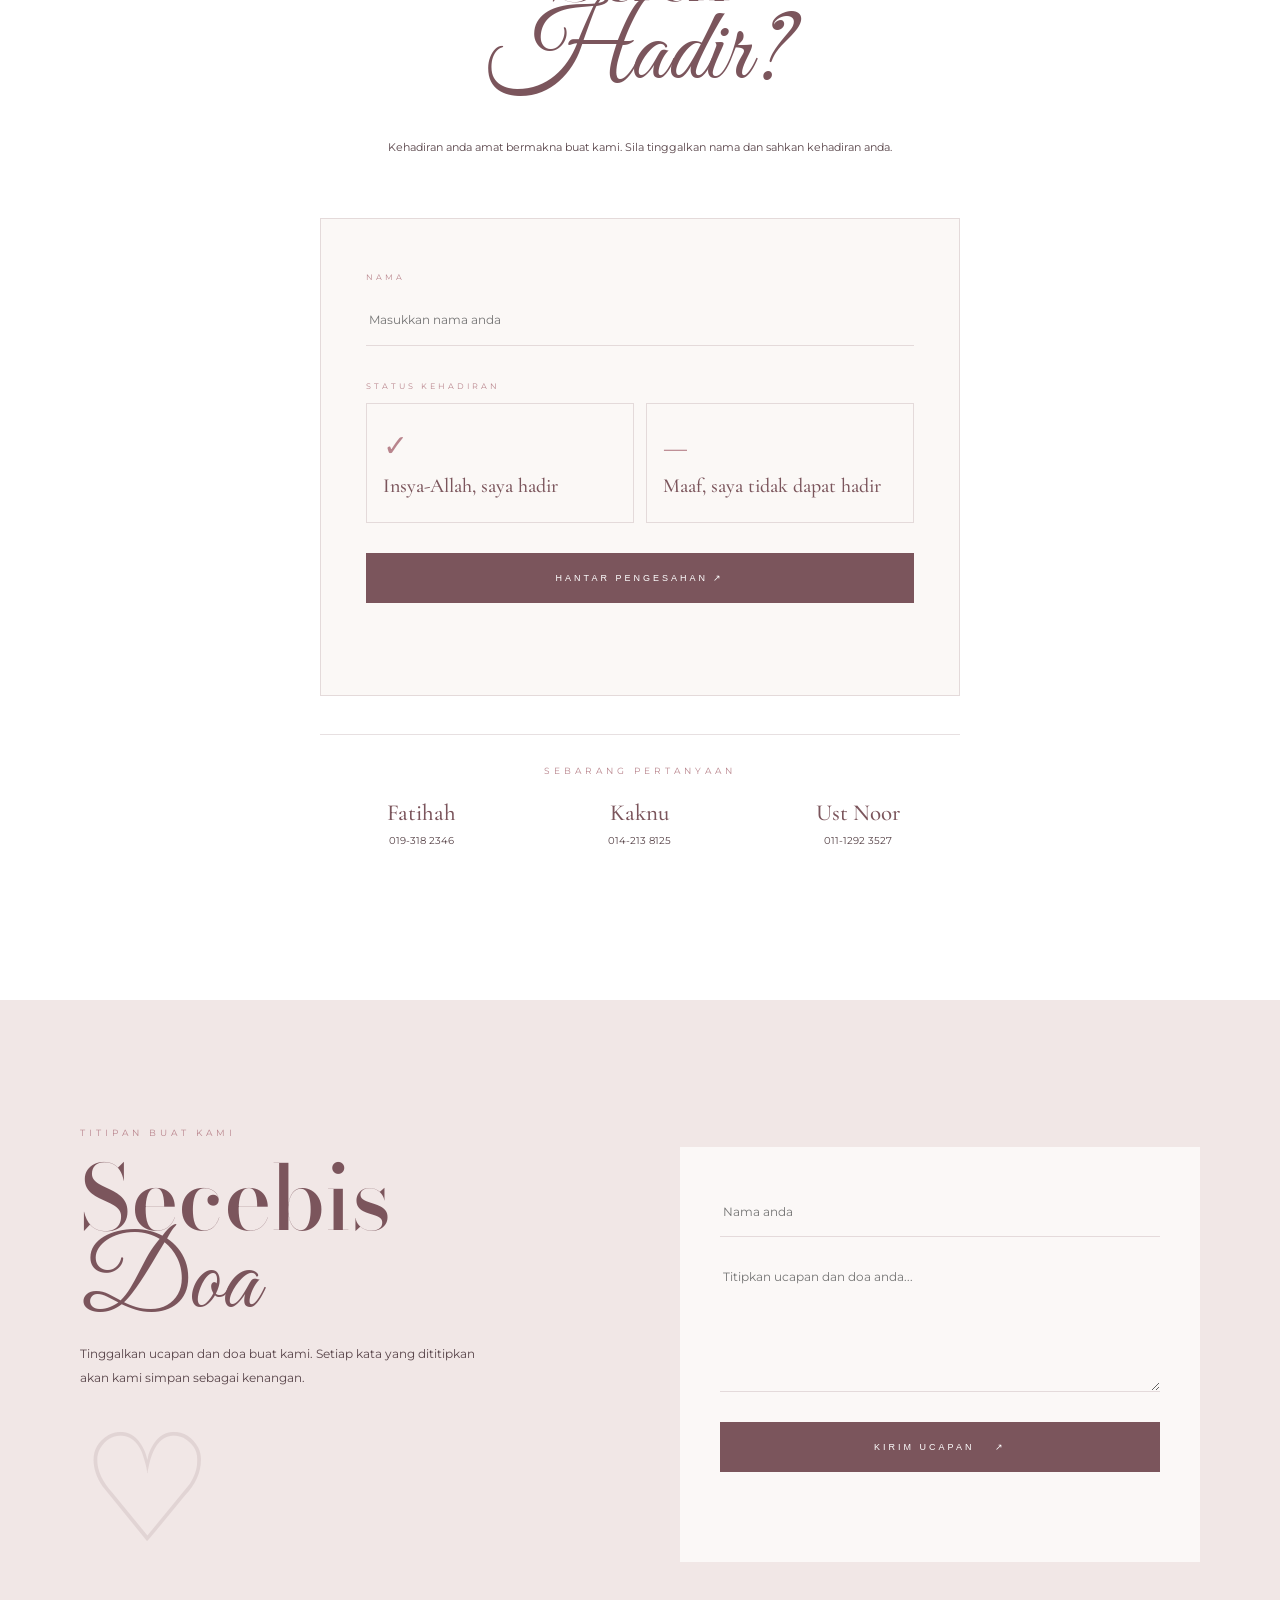
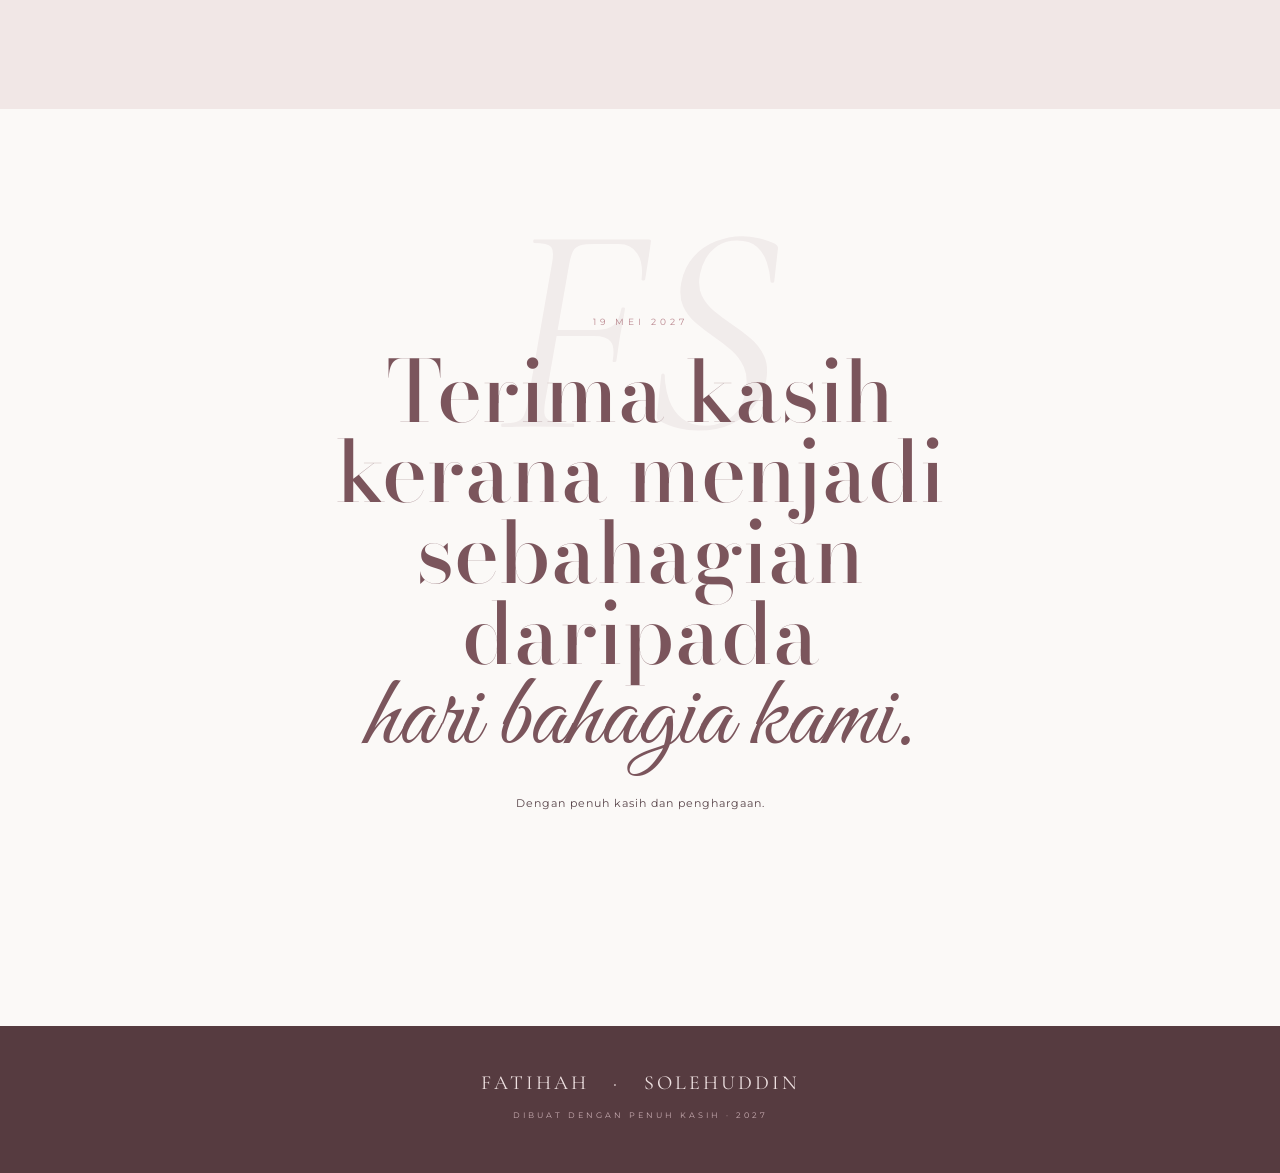
<file: preview.html>
<!DOCTYPE html>
<html lang="ms">
<head>
<meta charset="UTF-8">
<meta name="viewport" content="width=device-width, initial-scale=1.0">
<meta name="theme-color" content="#8d6971">
<title>Fatihah & Solehuddin | 19 Mei 2027</title>
<link rel="preconnect" href="https://fonts.googleapis.com">
<link rel="preconnect" href="https://fonts.gstatic.com" crossorigin>
<link href="https://fonts.googleapis.com/css2?family=Bodoni+Moda:opsz,wght@6..96,400;6..96,500;6..96,600;6..96,700&family=Cormorant+Garamond:ital,wght@0,400;0,500;0,600;1,400;1,500&family=Great+Vibes&family=Montserrat:wght@300;400;500;600&display=swap" rel="stylesheet">
<style>
:root{--ivory:#fbf8f6;--paper:#f4eeea;--rose:#b9858d;--deep:#7b555c;--ink:#584449;--silver:#d9dce0;--dusty:#c8969d;--champagne:#d7c3a5;--taupe:#a79a90;--sage:#aab0a2;--line:rgba(123,85,92,.18)}
*{box-sizing:border-box}html{scroll-behavior:smooth}body{margin:0;background:var(--ivory);color:var(--ink);font-family:Montserrat,sans-serif;font-weight:400;overflow-x:hidden}.locked{overflow:hidden}.loader{position:fixed;inset:0;background:#f8f3f1;z-index:10000;display:grid;place-items:center;transition:opacity .8s,visibility .8s}.loader.hide{opacity:0;visibility:hidden}.loader-inner{text-align:center}.loader-mark{font:italic 80px/1 "Cormorant Garamond",serif;color:var(--deep)}.loader-inner span{display:block;width:0;height:1px;background:var(--rose);margin:18px auto;animation:load 1.4s forwards}.loader-inner p,.eyebrow{font-size:9px;letter-spacing:4px;line-height:1.8}.loader-inner p{margin:0}@keyframes load{to{width:120px}}
.cover{position:fixed;inset:0;z-index:9000;display:grid;place-items:center;overflow:hidden;background:radial-gradient(circle at 18% 20%,#ead9dc,transparent 28%),radial-gradient(circle at 80% 75%,#e6d4d7,transparent 30%),#f9f6f4;transition:transform 1.35s cubic-bezier(.77,0,.18,1)}.cover.open{transform:translateY(-105%)}.cover-content{position:relative;text-align:center;z-index:2;padding:30px}.cover-top{font:24px "Cormorant Garamond",serif;color:var(--deep)}.monogram{display:flex;justify-content:center;align-items:center;gap:10px;margin:34px 0 15px;color:var(--deep)}.monogram i{font:italic 100px "Cormorant Garamond",serif}.monogram b{font:32px "Cormorant Garamond",serif;font-weight:400}.cover-rule{width:120px;height:1px;background:var(--rose);margin:18px auto}.cover-kicker,.cover-date{font-size:9px;letter-spacing:5px}.cover-content h1{font:500 clamp(54px,8vw,100px)/.95 "Great Vibes",cursive;color:var(--deep);margin:22px 0}.cover-content h1 em{font:35px "Cormorant Garamond",serif;font-style:normal}.open-btn{margin-top:38px;padding:18px 28px;background:transparent;border:1px solid var(--rose);color:var(--deep);font-size:9px;letter-spacing:3px;transition:.4s}.open-btn:hover{background:var(--deep);color:#fff}.open-btn span{margin-left:18px;font-size:16px}.orb{position:absolute;border:1px solid rgba(185,133,141,.2);border-radius:50%;width:75vmax;height:75vmax}.orb-a{animation:spin 28s linear infinite}.orb-b{width:55vmax;height:55vmax;border-style:dashed}.cover-grain{position:absolute;inset:0;opacity:.08;background-image:radial-gradient(#6e5559 .7px,transparent .7px);background-size:5px 5px}.cover-corner{position:absolute;width:160px;height:160px;border-color:rgba(185,133,141,.3);border-style:solid}.tl{top:28px;left:28px;border-width:1px 0 0 1px}.br{right:28px;bottom:28px;border-width:0 1px 1px 0}@keyframes spin{to{transform:rotate(360deg)}}
.nav{position:fixed;top:0;left:0;right:0;z-index:500;display:flex;justify-content:space-between;align-items:center;padding:18px 5vw;background:rgba(251,248,246,.76);backdrop-filter:blur(14px);transform:translateY(-120%);transition:.7s}.nav.show{transform:none}.nav-logo{font:italic 34px "Cormorant Garamond",serif;color:var(--deep);text-decoration:none}.nav-links{display:flex;gap:22px}.nav-links a{color:var(--ink);text-decoration:none;font-size:8px;letter-spacing:2px;text-transform:uppercase}.music{border:1px solid var(--line);width:42px;height:42px;border-radius:50%;background:#fff;color:var(--deep);font-size:18px}
.section{padding:125px 6vw}.section-wrap{max-width:1120px;margin:auto}.section-head{text-align:center;margin-bottom:65px}.section-head h2,.location h2,.wish-copy h2{font:500 clamp(52px,7vw,92px)/.88 "Bodoni Moda",serif;color:var(--deep);margin:0}.section-head em,.location h2 em,.wish-copy h2 em,.closing h2 em{display:block;font:clamp(55px,8vw,105px)/.9 "Great Vibes",cursive}.eyebrow{margin:0 0 18px;color:var(--rose);text-transform:uppercase}.hero{min-height:100svh;display:grid;place-items:center;position:relative;overflow:hidden;background:radial-gradient(circle at 50% 45%,#f1e6e5 0,transparent 36%),linear-gradient(135deg,#fff 0,#f5edeb 100%)}.hero-inner{position:relative;text-align:center;max-width:800px;padding:100px 20px}.hero-fs,.location-fs,.closing-fs{font:italic clamp(150px,27vw,300px)/.65 "Cormorant Garamond",serif;color:rgba(123,85,92,.08);position:absolute;left:50%;transform:translateX(-50%);top:23%}.hero h2{position:relative;font:500 clamp(62px,10vw,135px)/.82 "Bodoni Moda",serif;color:var(--deep);margin:25px 0}.hero h2 em{display:block;font:clamp(65px,11vw,150px)/.8 "Great Vibes",cursive}.hero-copy{position:relative;max-width:440px;margin:28px auto;line-height:2;font-size:11px}.scroll-cue{position:relative;display:inline-flex;align-items:center;gap:18px;color:var(--deep);text-decoration:none;font-size:8px;letter-spacing:3px}.scroll-cue span{width:55px;height:1px;background:var(--rose)}.hero-flower{position:absolute;right:-4vw;bottom:-7vw;font-size:34vw;color:rgba(185,133,141,.07)}.hero-line{position:absolute;width:78%;height:1px;background:var(--line);bottom:10%}
.invitation{background:#f3e9e8}.invite-card{max-width:730px;margin:auto;background:rgba(255,255,255,.68);padding:clamp(55px,9vw,105px) clamp(28px,6vw,80px);text-align:center;position:relative;box-shadow:0 30px 90px rgba(88,68,73,.1)}.card-frame{position:absolute;inset:13px;border:1px solid var(--line)}.invite-card>*:not(.card-frame){position:relative}.parents{font:500 clamp(21px,3vw,30px)/1.55 "Cormorant Garamond",serif;letter-spacing:1px}.parents small{font-size:22px}.thin-rule{height:1px;background:var(--rose);width:90px;margin:35px auto}.invite-text{font-size:10px;letter-spacing:1.2px;line-height:2.1;max-width:520px;margin:0 auto}.couple{margin:42px 0 22px;color:var(--deep)}.couple span{display:block;font:clamp(50px,7vw,80px)/.95 "Great Vibes",cursive}.couple b{font:30px "Cormorant Garamond",serif;font-weight:400}.invite-sub{font-size:9px;letter-spacing:4px}
.story{background:var(--deep);color:#f9eeee}.story-wrap{max-width:1000px;margin:auto;display:grid;grid-template-columns:.75fr 1.25fr;align-items:center;gap:80px}.story-mark{font:italic clamp(120px,20vw,230px)/1 "Cormorant Garamond",serif;color:rgba(255,255,255,.18);text-align:center}.story-mark span{font-size:.22em}.story-copy h2{font:500 clamp(50px,7vw,85px)/.9 "Bodoni Moda",serif;margin:0 0 28px}.story-copy h2 em{font:clamp(55px,8vw,100px)/.8 "Great Vibes",cursive}.story-copy p:not(.eyebrow){font-size:12px;line-height:2.1;max-width:570px}.signature{font:48px "Great Vibes",cursive;margin-top:30px}
.details{background:#fbf9f7}.date-display{display:flex;justify-content:center;align-items:center;gap:30px;margin-bottom:80px;color:var(--deep)}.date-display div{font-size:9px;letter-spacing:3px;text-align:center;line-height:2}.date-display div span{display:block;font-size:7px;color:var(--rose);margin-top:8px}.date-display strong{font:500 clamp(120px,18vw,220px)/.7 "Cormorant Garamond",serif}.detail-grid{display:grid;grid-template-columns:repeat(3,1fr);border-top:1px solid var(--line);border-left:1px solid var(--line)}.detail{padding:45px 32px;border-right:1px solid var(--line);border-bottom:1px solid var(--line);min-height:260px;background:#fff;transition:.4s}.detail:hover{transform:translateY(-8px);box-shadow:0 20px 45px rgba(88,68,73,.09)}.detail-no{font:9px "Cormorant Garamond",serif;color:var(--rose)}.detail h3{font:500 35px "Cormorant Garamond",serif;color:var(--deep);margin:32px 0 12px}.detail p{font-size:9px;letter-spacing:2px;margin:0 0 18px}.detail small{font-size:10px;line-height:1.9;color:#8c777b}.program{max-width:780px;margin:80px auto 0}.program-title{text-align:center;font:32px "Cormorant Garamond",serif;color:var(--deep);margin-bottom:20px}.program-row{display:grid;grid-template-columns:180px 1fr;gap:25px;padding:18px 0;border-bottom:1px solid var(--line)}.program-row span{font-size:9px;letter-spacing:2px;color:var(--rose)}.program-row b{font:500 23px "Cormorant Garamond",serif}
.palette{background:#f2ece8}.dress-intro{max-width:500px;text-align:center;margin:-35px auto 55px;font-size:11px;line-height:2}.dress-layout{display:grid;grid-template-columns:1fr 1fr 1.5fr;gap:18px}.dress-card{background:#fff;padding:35px 25px;min-height:300px;border:1px solid rgba(123,85,92,.08);text-align:center}.swatch{width:105px;height:105px;border-radius:50%;margin:15px auto 35px;border:8px solid #f7f4f2}.bride .swatch{background:var(--silver)}.family .swatch{background:var(--dusty)}.dress-card p{font-size:8px;letter-spacing:3px;color:var(--rose)}.dress-card h3{font:500 28px/1.1 "Cormorant Garamond",serif;color:var(--deep)}.dress-card small{display:block;font-size:9px;line-height:1.8;margin-top:20px}.swatches{display:flex;justify-content:center;margin:45px 0 38px}.swatches i{width:58px;height:58px;border-radius:50%;border:5px solid #fff;margin-left:-10px}.swatches i:nth-child(1){background:var(--champagne)}.swatches i:nth-child(2){background:var(--taupe)}.swatches i:nth-child(3){background:#e6ddd0}.swatches i:nth-child(4){background:var(--sage)}
.location{background:linear-gradient(135deg,#76535a,#5d4147);color:#fff}.location-grid{display:grid;grid-template-columns:1.15fr .85fr;gap:70px;align-items:center}.location .eyebrow{color:#e9c9ce}.location h2{color:#fff}.location-copy>p:not(.eyebrow){font-size:12px;line-height:2;margin:30px 0}.venue{font:500 clamp(34px,5vw,55px)/.9 "Cormorant Garamond",serif;margin:45px 0 20px}.venue span{font-size:.5em;letter-spacing:2px}.address{max-width:470px!important;font-size:9px!important;letter-spacing:2px}.map-btn{display:inline-block;margin-top:25px;border:1px solid rgba(255,255,255,.6);padding:17px 25px;color:#fff;text-decoration:none;font-size:9px;letter-spacing:3px}.map-btn span{margin-left:15px;font-size:17px}.location-art{height:520px;position:relative;overflow:hidden;background:radial-gradient(circle at 50% 45%,rgba(255,255,255,.13),transparent 40%)}.arch{position:absolute;width:80%;height:80%;left:10%;bottom:-20%;border:1px solid rgba(255,255,255,.3);border-radius:50% 50% 0 0}.location-fs{top:34%;color:rgba(255,255,255,.08);font-size:250px}.location-art p{position:absolute;bottom:45px;width:100%;text-align:center;font-size:9px;letter-spacing:6px}
.attendance{background:#fff}.attendance-copy{max-width:570px;text-align:center;margin:-30px auto 60px;font-size:11px;line-height:2}.contact-grid{display:grid;grid-template-columns:repeat(3,1fr);gap:18px}.contact{display:block;padding:45px 35px;background:#fbf8f6;color:var(--ink);text-decoration:none;border:1px solid var(--line);min-height:290px;transition:.45s}.contact:hover{background:var(--deep);color:#fff;transform:translateY(-8px)}.contact span{font-size:9px;color:var(--rose)}.contact h3{font:500 38px "Cormorant Garamond",serif;margin:50px 0 10px}.contact p{font-size:11px;margin:0}.contact b{display:block;margin-top:45px;font-size:8px;letter-spacing:2px}
.wishes{background:#f1e7e6;overflow:hidden}.wish-grid{display:grid;grid-template-columns:1fr 1fr;gap:80px;align-items:center;position:relative}.wish-copy>p:not(.eyebrow){max-width:420px;font-size:12px;line-height:2}.wish-big{font:150px "Cormorant Garamond",serif;color:rgba(123,85,92,.13)}.wish-form{display:grid;gap:15px;background:rgba(255,255,255,.7);padding:40px;position:relative}.wish-form input,.wish-form textarea{border:0;border-bottom:1px solid var(--line);padding:17px 3px;background:transparent;color:var(--ink);outline:0;font:12px Montserrat,sans-serif}.wish-form textarea{min-height:140px;resize:vertical}.wish-form button{margin-top:15px;padding:19px;border:1px solid var(--deep);background:var(--deep);color:#fff;font-size:9px;letter-spacing:3px}.wish-form button span{margin-left:15px}.wish-form button:hover{background:#fff;color:var(--deep)}#wishStatus{text-align:center;font-size:10px;min-height:15px}.wish-orb{position:absolute;width:600px;height:600px;border-radius:50%;border:1px solid rgba(123,85,92,.09);right:-180px;top:100px}
.closing{min-height:70vh;display:grid;place-items:center;text-align:center;background:#fbf9f7}.closing-content{max-width:800px;position:relative;padding:80px 20px}.closing-fs{top:0}.closing h2{position:relative;font:500 clamp(46px,7vw,85px)/.95 "Bodoni Moda",serif;color:var(--deep);margin:20px 0 30px}.closing-content>p:last-child{position:relative;font-size:11px;letter-spacing:1px}footer{background:#563b40;color:#eee1e1;text-align:center;padding:45px 20px;font:20px "Cormorant Garamond",serif;letter-spacing:3px}footer p{font:8px Montserrat,sans-serif;letter-spacing:3px;margin-top:15px;color:#c9adb2}
.reveal{opacity:0;transform:translateY(35px);transition:opacity .9s ease,transform .9s ease}.reveal.active{opacity:1;transform:none}
@media(max-width:800px){.nav-links{display:none}.section{padding:90px 22px}.story-wrap,.location-grid,.wish-grid{grid-template-columns:1fr;gap:40px}.story-mark{order:2}.detail-grid,.contact-grid{grid-template-columns:1fr}.dress-layout{grid-template-columns:1fr}.program-row{grid-template-columns:1fr;gap:7px}.location-art{height:380px}.date-display{gap:15px}.invite-card{padding:60px 25px}.cover-top{font-size:18px}.cover-corner{width:80px;height:80px}.wish-form{padding:30px 22px}.nav{padding:12px 22px}.section-head{margin-bottom:50px}}
@media(prefers-reduced-motion:reduce){*{scroll-behavior:auto!important;animation:none!important;transition:none!important}}
.attendance-wrap{max-width:760px}.attendance-form{max-width:640px;margin:0 auto;background:#fbf8f6;padding:45px;border:1px solid var(--line);display:grid;gap:12px}.attendance-form>label{font-size:8px;letter-spacing:3px;color:var(--rose);margin-top:8px}.attendance-form input[type="text"],.attendance-form input:not([type]){width:100%}.attendance-form input#attendanceName{border:0;border-bottom:1px solid var(--line);padding:18px 3px;background:transparent;outline:0;font:12px Montserrat,sans-serif;color:var(--ink);margin-bottom:15px}.attendance-options{display:grid;grid-template-columns:1fr 1fr;gap:12px}.attendance-option{position:relative;cursor:pointer;border:1px solid var(--line);padding:24px 16px;min-height:120px;display:flex;flex-direction:column;justify-content:center;gap:10px;transition:.35s}.attendance-option input{position:absolute;opacity:0}.attendance-option span{font:30px "Cormorant Garamond",serif;color:var(--rose)}.attendance-option b{font:500 20px/1.1 "Cormorant Garamond",serif;color:var(--deep)}.attendance-option:has(input:checked){background:var(--deep);border-color:var(--deep)}.attendance-option:has(input:checked) span,.attendance-option:has(input:checked) b{color:#fff}.attendance-form button{margin-top:18px;padding:19px;border:1px solid var(--deep);background:var(--deep);color:#fff;font-size:9px;letter-spacing:3px}.attendance-form button:hover{background:#fff;color:var(--deep)}#attendanceStatus{text-align:center;font-size:10px;min-height:15px}@media(max-width:800px){.attendance-form{padding:28px 20px}.attendance-options{grid-template-columns:1fr}}
#youtubeMusic{position:fixed;width:1px;height:1px;opacity:0;pointer-events:none;left:-10px;bottom:-10px}


.music-link{display:grid;place-items:center;text-decoration:none}
.song-section{padding:0 6vw;background:#fbf8f6}.song-card{max-width:900px;margin:-55px auto 0;position:relative;z-index:2;background:#fff;border:1px solid var(--line);padding:25px 32px;display:grid;grid-template-columns:60px 1fr auto;align-items:center;gap:22px;box-shadow:0 18px 55px rgba(88,68,73,.07)}.song-note{font:45px "Cormorant Garamond",serif;color:var(--rose);text-align:center}.song-card .eyebrow{margin-bottom:6px}.song-card h3{margin:0;font:500 23px "Cormorant Garamond",serif;color:var(--deep)}.song-card a{font-size:8px;letter-spacing:2px;color:var(--deep);text-decoration:none;border-bottom:1px solid var(--rose);padding-bottom:8px}
.contact-reference{max-width:640px;margin:38px auto 0;padding:28px 0;border-top:1px solid var(--line);display:grid;grid-template-columns:repeat(3,1fr);gap:15px;text-align:center}.contact-reference .eyebrow{grid-column:1/-1;margin-bottom:5px}.contact-reference div{display:grid;gap:7px}.contact-reference span{font:500 23px "Cormorant Garamond",serif;color:var(--deep)}.contact-reference a{font-size:10px;color:var(--ink);text-decoration:none}
@media(max-width:800px){.song-section{padding:0 22px}.song-card{margin-top:-35px;padding:22px;grid-template-columns:45px 1fr}.song-card a{grid-column:1/-1;text-align:center;margin-top:5px}.contact-reference{grid-template-columns:1fr;padding-top:28px}}

</style>
</head>
<body class="locked">

<div id="loader" class="loader"><div class="loader-inner"><div class="loader-mark">FS</div><span></span><p>SEBUAH HARI UNTUK DIKENANG SELAMANYA</p></div></div>

<div id="cover" class="cover">
  <div class="orb orb-a"></div><div class="orb orb-b"></div>
  <div class="cover-grain"></div>
  <div class="cover-content">
    <div class="cover-top">بِسْمِ اللَّهِ الرَّحْمَنِ الرَّحِيمِ</div>
    <div class="monogram"><i>F</i><b>&</b><i>S</i></div>
    <div class="cover-rule"></div>
    <p class="cover-kicker">JEMPUTAN WALIMATULURUS</p>
    <h1>Fatihah <em>&</em> Solehuddin</h1>
    <p class="cover-date">RABU · 19 MEI 2027</p>
    <button id="openInvitation" class="open-btn">BUKA JEMPUTAN <span>↘</span></button>
  </div>
  <div class="cover-corner tl"></div><div class="cover-corner br"></div>
</div>

<nav id="nav" class="nav">
  <a href="#utama" class="nav-logo">FS</a>
  <div class="nav-links">
    <a href="#jemputan">Jemputan</a><a href="#majlis">Majlis</a><a href="#lokasi">Lokasi</a><a href="#hadir">Kehadiran</a><a href="#ucapan">Ucapan</a>
  </div>
  <a id="musicButton" class="music music-link" href="https://www.youtube.com/watch?v=NS8U20TsAz4&list=RDNS8U20TsAz4&start_radio=1" target="_blank" aria-label="Mainkan lagu pilihan kami">♫</a>
</nav>

<main>
<section id="utama" class="hero">
  <div class="hero-line"></div>
  <div class="hero-inner reveal">
    <p class="eyebrow">SATU JANJI · SATU PERJALANAN · SATU SELAMANYA</p>
    <div class="hero-fs">FS</div>
    <h2>Dan bermula<br><em>selamanya.</em></h2>
    <p class="hero-copy">Dengan penuh kesyukuran ke hadrat Allah SWT, kami menjemput anda untuk bersama-sama meraikan hari bahagia kami.</p>
    <a class="scroll-cue" href="#jemputan">TERUSKAN KE JEMPUTAN <span></span></a>
  </div>
  <div class="hero-flower">✾</div>
</section>
<section class="song-section">
  <div class="song-card reveal">
    <div class="song-note">♫</div>
    <div>
      <p class="eyebrow">LAGU PILIHAN KAMI</p>
      <h3>Temani perjalanan ke hari bahagia kami</h3>
    </div>
    <a href="https://www.youtube.com/watch?v=NS8U20TsAz4&list=RDNS8U20TsAz4&start_radio=1" target="_blank">DENGAR LAGU ↗</a>
  </div>
</section>
<section id="jemputan" class="invitation section">
  <div class="section-wrap">
    <div class="section-head reveal">
      <p class="eyebrow">DENGAN SEGALA HORMATNYA</p>
      <h2>Seikhlas <em>Jemputan</em></h2>
    </div>
    <article class="invite-card reveal">
      <div class="card-frame"></div>
      <p class="parents">MOHD NOOR BIN ISMAIL<br><small>&</small><br>SITI FATIMAH BT MOHD YUNUS</p>
      <div class="thin-rule"></div>
      <p class="invite-text">Dengan penuh kesyukuran, kami menjemput Dato' | Datin | Tuan | Puan | Encik | Cik untuk bersama-sama memeriahkan majlis perkahwinan puteri kami bersama pilihan hatinya.</p>
      <div class="couple"><span>Fatihah</span><b>&</b><span>Solehuddin</span></div>
      <p class="invite-sub">19 MEI 2027 · RABU</p>
    </article>
  </div>
</section>

<section class="story section">
  <div class="story-wrap">
    <div class="story-mark reveal">F<span>♥</span>S</div>
    <div class="story-copy reveal">
      <p class="eyebrow">PERMULAAN SEBUAH CERITA</p>
      <h2>Bukan sekadar <em>sehari.</em></h2>
      <p>Hari ini bukan sekadar tentang sebuah majlis. Ia adalah tentang dua insan, dua keluarga, dan sebuah perjalanan baru yang ingin dimulakan dengan doa daripada insan-insan yang kami sayangi.</p>
      <p>Semoga kehadiran anda menjadi sebahagian daripada memori yang akan kami simpan sepanjang hayat.</p>
      <div class="signature">Fatihah & Solehuddin</div>
    </div>
  </div>
</section>

<section id="majlis" class="details section">
  <div class="section-wrap">
    <div class="section-head reveal">
      <p class="eyebrow">HARI YANG DINANTI</p>
      <h2>Butiran <em>Majlis</em></h2>
    </div>
    <div class="date-display reveal">
      <div>RABU<span>MEI</span></div><strong>19</strong><div>2027<span>MASYAA ALLAH</span></div>
    </div>
    <div class="detail-grid">
      <article class="detail reveal"><span class="detail-no">01</span><h3>Akad Nikah</h3><p>DISEBELAH PAGI</p><small>Majlis akad nikah akan berlangsung secara tertutup bersama keluarga dan jemputan terdekat.</small></article>
      <article class="detail reveal"><span class="detail-no">02</span><h3>Majlis Walimah</h3><p>12.00 TENGAH HARI</p><small>Para tetamu dijemput hadir bermula jam 12.00 tengah hari untuk bersama-sama memeriahkan majlis.</small></article>
      <article class="detail reveal"><span class="detail-no">03</span><h3>Tempat</h3><p>CASA AMALIN</p><small>Homestay & Event Centre, Machang, Kelantan.</small></article>
    </div>
    <div class="program reveal">
      <div class="program-title">ATUR CARA RINGKAS</div>
      <div class="program-row"><span>12.00 TENGAH HARI</span><b>Ketibaan Para Tetamu</b></div>
      <div class="program-row"><span>12.30 TENGAH HARI</span><b>Ketibaan Pengantin</b></div>
      <div class="program-row"><span>1.00 PETANG</span><b>Jamuan Makan</b></div>
      <div class="program-row"><span>SEHINGGA SELESAI</span><b>Sesi Bersama Pengantin</b></div>
    </div>
  </div>
</section>

<section class="palette section">
  <div class="section-wrap">
    <div class="section-head reveal"><p class="eyebrow">PALITAN WARNA HARI BAHAGIA</p><h2>Berpakaian <em>Indah</em></h2></div>
    <div class="dress-intro reveal">Kami sangat menghargai jika para tetamu dapat memilih warna yang harmoni dengan tema majlis kami.</div>
    <div class="dress-layout">
      <article class="dress-card bride reveal"><div class="swatch"></div><p>PENGANTIN</p><h3>Light Silver</h3></article>
      <article class="dress-card family reveal"><div class="swatch"></div><p>KELUARGA</p><h3>Dusty Pink</h3></article>
      <article class="dress-card guests reveal"><div class="swatches"><i></i><i></i><i></i><i></i></div><p>PARA TETAMU</p><h3>Champagne · Taupe · Soft Beige · Sage Grey</h3><small>Mohon elakkan Light Silver dan Dusty Pink bagi memberi keutamaan kepada warna pengantin dan keluarga.</small></article>
    </div>
  </div>
</section>

<section id="lokasi" class="location section">
  <div class="section-wrap location-grid">
    <div class="location-copy reveal">
      <p class="eyebrow">TEMPAT KITA BERTEMU</p>
      <h2>Menuju ke <em>Majlis</em></h2>
      <p>Segala kenangan indah pada hari ini akan bermula di sini.</p>
      <div class="venue">CASA AMALIN<br><span>HOMESTAY & EVENT CENTRE</span></div>
      <p class="address">LOT 2684, TAMAN SRI MACHANG, PADANG SELISING, 18500 MACHANG, KELANTAN</p>
      <a class="map-btn" target="_blank" href="https://www.google.com/maps/place/Casa+Amalin+Homestay+and+Event+Centre/@5.7634891,102.232724,1081m/data=!3m2!1e3!4b1!4m6!3m5!1s0x31b6855153c38657:0x62e498bb34e5822b!8m2!3d5.7634838!4d102.2352989!16s%2Fg%2F11fm4lq9s4?entry=ttu&g_ep=EgoyMDI2MDgxNi4wIKXMDSoASAFQAw%3D%3D">BUKA GOOGLE MAPS <span>↗</span></a>
    </div>
    <div class="location-art reveal"><div class="arch"></div><div class="location-fs">FS</div><p>19 · 05 · 27</p></div>
  </div>
</section>

<section id="hadir" class="attendance section">
 <div class="section-wrap attendance-wrap">
   <div class="section-head reveal"><p class="eyebrow">PENGESAHAN KEHADIRAN</p><h2>Sudi <em>Hadir?</em></h2></div>
   <p class="attendance-copy reveal">Kehadiran anda amat bermakna buat kami. Sila tinggalkan nama dan sahkan kehadiran anda.</p>
   <form id="attendanceForm" class="attendance-form reveal">
      <label for="attendanceName">NAMA</label>
      <input id="attendanceName" required placeholder="Masukkan nama anda">
      <label>STATUS KEHADIRAN</label>
      <div class="attendance-options">
        <label class="attendance-option"><input type="radio" name="attendance" value="Hadir" required><span>✓</span><b>Insya-Allah, saya hadir</b></label>
        <label class="attendance-option"><input type="radio" name="attendance" value="Tidak dapat hadir"><span>—</span><b>Maaf, saya tidak dapat hadir</b></label>
      </div>
      <button type="submit">HANTAR PENGESAHAN <span>↗</span></button>
      <p id="attendanceStatus"></p>
   </form>
   <div class="contact-reference reveal">
     <p class="eyebrow">SEBARANG PERTANYAAN</p>
     <div><span>Fatihah</span><a href="tel:+60193182346">019-318 2346</a></div>
     <div><span>Kaknu</span><a href="tel:+60142138125">014-213 8125</a></div>
     <div><span>Ust Noor</span><a href="tel:+601112923527">011-1292 3527</a></div>
   </div>
 </div>
</section>

<section id="ucapan" class="wishes section">
 <div class="wish-orb"></div>
 <div class="section-wrap wish-grid">
   <div class="wish-copy reveal"><p class="eyebrow">TITIPAN BUAT KAMI</p><h2>Secebis <em>Doa</em></h2><p>Tinggalkan ucapan dan doa buat kami. Setiap kata yang dititipkan akan kami simpan sebagai kenangan.</p><div class="wish-big">♡</div></div>
   <form id="wishForm" class="wish-form reveal">
     <input id="wishName" required placeholder="Nama anda">
     <textarea id="wishMessage" required placeholder="Titipkan ucapan dan doa anda..."></textarea>
     <button type="submit">KIRIM UCAPAN <span>↗</span></button>
     <p id="wishStatus"></p>
   </form>
 </div>
</section>

<section class="closing section">
 <div class="closing-content reveal"><div class="closing-fs">FS</div><p class="eyebrow">19 MEI 2027</p><h2>Terima kasih kerana menjadi sebahagian daripada <em>hari bahagia kami.</em></h2><p>Dengan penuh kasih dan penghargaan.</p></div>
</section>
</main>

<footer><div>FATIHAH &nbsp; · &nbsp; SOLEHUDDIN</div><p>DIBUAT DENGAN PENUH KASIH · 2027</p></footer>

<!-- Simpan fail muzik pilihan anda sebagai music.mp3 dalam folder yang sama -->
<audio id="bgMusic" loop preload="none"><source src="music.mp3" type="audio/mpeg"></audio>

<script>

const cover=document.getElementById("cover"),nav=document.getElementById("nav"),loader=document.getElementById("loader");
window.addEventListener("load",()=>setTimeout(()=>loader.classList.add("hide"),700));
document.getElementById("openInvitation").addEventListener("click",()=>{
 cover.classList.add("open");nav.classList.add("show");document.body.classList.remove("locked");
 setTimeout(()=>document.getElementById("utama").scrollIntoView({behavior:"smooth"}),450);
});
const observer=new IntersectionObserver(es=>es.forEach(e=>{if(e.isIntersecting)e.target.classList.add("active")}),{threshold:.12});
document.querySelectorAll(".reveal").forEach(el=>observer.observe(el));

/*
Untuk simpan pengesahan dan ucapan ke Google Sheet:
Tampal URL Google Apps Script Web App anda di bawah.
Jika dibiarkan seperti ini, design website tetap berfungsi tetapi borang tidak akan disimpan.
*/
const WISH_API_URL="PASTE_GOOGLE_APPS_SCRIPT_WEB_APP_URL_DI_SINI";

async function sendToSheet(data,status,form){
 if(WISH_API_URL.startsWith("PASTE_")){
   status.textContent="Borang belum disambungkan ke sistem simpanan.";
   return;
 }
 status.textContent="Sedang dihantar...";
 try{
   await fetch(WISH_API_URL,{method:"POST",mode:"no-cors",headers:{"Content-Type":"text/plain;charset=utf-8"},body:JSON.stringify(data)});
   form.reset();
   status.textContent=data.type==="attendance"?"Terima kasih atas pengesahan anda ♡":"Terima kasih atas ucapan dan doa anda ♡";
 }catch(err){status.textContent="Maaf, maklumat tidak dapat dihantar. Sila cuba lagi."}
}

document.getElementById("attendanceForm").addEventListener("submit",e=>{
 e.preventDefault();
 const picked=document.querySelector('input[name="attendance"]:checked');
 sendToSheet({type:"attendance",name:document.getElementById("attendanceName").value.trim(),attendance:picked.value},document.getElementById("attendanceStatus"),e.currentTarget);
});
document.getElementById("wishForm").addEventListener("submit",e=>{
 e.preventDefault();
 sendToSheet({type:"wish",name:document.getElementById("wishName").value.trim(),message:document.getElementById("wishMessage").value.trim()},document.getElementById("wishStatus"),e.currentTarget);
});

</script>
</body>
</html>
</file>
<file: style.css>
:root{--ivory:#fbf8f6;--paper:#f4eeea;--rose:#b9858d;--deep:#7b555c;--ink:#584449;--silver:#d9dce0;--dusty:#c8969d;--champagne:#d7c3a5;--taupe:#a79a90;--sage:#aab0a2;--line:rgba(123,85,92,.18)}
*{box-sizing:border-box}html{scroll-behavior:smooth}body{margin:0;background:var(--ivory);color:var(--ink);font-family:Montserrat,sans-serif;font-weight:400;overflow-x:hidden}.locked{overflow:hidden}.loader{position:fixed;inset:0;background:#f8f3f1;z-index:10000;display:grid;place-items:center;transition:opacity .8s,visibility .8s}.loader.hide{opacity:0;visibility:hidden}.loader-inner{text-align:center}.loader-mark{font:italic 80px/1 "Cormorant Garamond",serif;color:var(--deep)}.loader-inner span{display:block;width:0;height:1px;background:var(--rose);margin:18px auto;animation:load 1.4s forwards}.loader-inner p,.eyebrow{font-size:9px;letter-spacing:4px;line-height:1.8}.loader-inner p{margin:0}@keyframes load{to{width:120px}}
.cover{position:fixed;inset:0;z-index:9000;display:grid;place-items:center;overflow:hidden;background:radial-gradient(circle at 18% 20%,#ead9dc,transparent 28%),radial-gradient(circle at 80% 75%,#e6d4d7,transparent 30%),#f9f6f4;transition:transform 1.35s cubic-bezier(.77,0,.18,1)}.cover.open{transform:translateY(-105%)}.cover-content{position:relative;text-align:center;z-index:2;padding:30px}.cover-top{font:24px "Cormorant Garamond",serif;color:var(--deep)}.monogram{display:flex;justify-content:center;align-items:center;gap:10px;margin:34px 0 15px;color:var(--deep)}.monogram i{font:italic 100px "Cormorant Garamond",serif}.monogram b{font:32px "Cormorant Garamond",serif;font-weight:400}.cover-rule{width:120px;height:1px;background:var(--rose);margin:18px auto}.cover-kicker,.cover-date{font-size:9px;letter-spacing:5px}.cover-content h1{font:500 clamp(54px,8vw,100px)/.95 "Great Vibes",cursive;color:var(--deep);margin:22px 0}.cover-content h1 em{font:35px "Cormorant Garamond",serif;font-style:normal}.open-btn{margin-top:38px;padding:18px 28px;background:transparent;border:1px solid var(--rose);color:var(--deep);font-size:9px;letter-spacing:3px;transition:.4s}.open-btn:hover{background:var(--deep);color:#fff}.open-btn span{margin-left:18px;font-size:16px}.orb{position:absolute;border:1px solid rgba(185,133,141,.2);border-radius:50%;width:75vmax;height:75vmax}.orb-a{animation:spin 28s linear infinite}.orb-b{width:55vmax;height:55vmax;border-style:dashed}.cover-grain{position:absolute;inset:0;opacity:.08;background-image:radial-gradient(#6e5559 .7px,transparent .7px);background-size:5px 5px}.cover-corner{position:absolute;width:160px;height:160px;border-color:rgba(185,133,141,.3);border-style:solid}.tl{top:28px;left:28px;border-width:1px 0 0 1px}.br{right:28px;bottom:28px;border-width:0 1px 1px 0}@keyframes spin{to{transform:rotate(360deg)}}
.nav{position:fixed;top:0;left:0;right:0;z-index:500;display:flex;justify-content:space-between;align-items:center;padding:18px 5vw;background:rgba(251,248,246,.76);backdrop-filter:blur(14px);transform:translateY(-120%);transition:.7s}.nav.show{transform:none}.nav-logo{font:italic 34px "Cormorant Garamond",serif;color:var(--deep);text-decoration:none}.nav-links{display:flex;gap:22px}.nav-links a{color:var(--ink);text-decoration:none;font-size:8px;letter-spacing:2px;text-transform:uppercase}.music{border:1px solid var(--line);width:42px;height:42px;border-radius:50%;background:#fff;color:var(--deep);font-size:18px}
.section{padding:125px 6vw}.section-wrap{max-width:1120px;margin:auto}.section-head{text-align:center;margin-bottom:65px}.section-head h2,.location h2,.wish-copy h2{font:500 clamp(52px,7vw,92px)/.88 "Bodoni Moda",serif;color:var(--deep);margin:0}.section-head em,.location h2 em,.wish-copy h2 em,.closing h2 em{display:block;font:clamp(55px,8vw,105px)/.9 "Great Vibes",cursive}.eyebrow{margin:0 0 18px;color:var(--rose);text-transform:uppercase}.hero{min-height:100svh;display:grid;place-items:center;position:relative;overflow:hidden;background:radial-gradient(circle at 50% 45%,#f1e6e5 0,transparent 36%),linear-gradient(135deg,#fff 0,#f5edeb 100%)}.hero-inner{position:relative;text-align:center;max-width:800px;padding:100px 20px}.hero-fs,.location-fs,.closing-fs{font:italic clamp(150px,27vw,300px)/.65 "Cormorant Garamond",serif;color:rgba(123,85,92,.08);position:absolute;left:50%;transform:translateX(-50%);top:23%}.hero h2{position:relative;font:500 clamp(62px,10vw,135px)/.82 "Bodoni Moda",serif;color:var(--deep);margin:25px 0}.hero h2 em{display:block;font:clamp(65px,11vw,150px)/.8 "Great Vibes",cursive}.hero-copy{position:relative;max-width:440px;margin:28px auto;line-height:2;font-size:11px}.scroll-cue{position:relative;display:inline-flex;align-items:center;gap:18px;color:var(--deep);text-decoration:none;font-size:8px;letter-spacing:3px}.scroll-cue span{width:55px;height:1px;background:var(--rose)}.hero-flower{position:absolute;right:-4vw;bottom:-7vw;font-size:34vw;color:rgba(185,133,141,.07)}.hero-line{position:absolute;width:78%;height:1px;background:var(--line);bottom:10%}
.invitation{background:#f3e9e8}.invite-card{max-width:730px;margin:auto;background:rgba(255,255,255,.68);padding:clamp(55px,9vw,105px) clamp(28px,6vw,80px);text-align:center;position:relative;box-shadow:0 30px 90px rgba(88,68,73,.1)}.card-frame{position:absolute;inset:13px;border:1px solid var(--line)}.invite-card>*:not(.card-frame){position:relative}.parents{font:500 clamp(21px,3vw,30px)/1.55 "Cormorant Garamond",serif;letter-spacing:1px}.parents small{font-size:22px}.thin-rule{height:1px;background:var(--rose);width:90px;margin:35px auto}.invite-text{font-size:10px;letter-spacing:1.2px;line-height:2.1;max-width:520px;margin:0 auto}.couple{margin:42px 0 22px;color:var(--deep)}.couple span{display:block;font:clamp(50px,7vw,80px)/.95 "Great Vibes",cursive}.couple b{font:30px "Cormorant Garamond",serif;font-weight:400}.invite-sub{font-size:9px;letter-spacing:4px}
.story{background:var(--deep);color:#f9eeee}.story-wrap{max-width:1000px;margin:auto;display:grid;grid-template-columns:.75fr 1.25fr;align-items:center;gap:80px}.story-mark{font:italic clamp(120px,20vw,230px)/1 "Cormorant Garamond",serif;color:rgba(255,255,255,.18);text-align:center}.story-mark span{font-size:.22em}.story-copy h2{font:500 clamp(50px,7vw,85px)/.9 "Bodoni Moda",serif;margin:0 0 28px}.story-copy h2 em{font:clamp(55px,8vw,100px)/.8 "Great Vibes",cursive}.story-copy p:not(.eyebrow){font-size:12px;line-height:2.1;max-width:570px}.signature{font:48px "Great Vibes",cursive;margin-top:30px}
.details{background:#fbf9f7}.date-display{display:flex;justify-content:center;align-items:center;gap:30px;margin-bottom:80px;color:var(--deep)}.date-display div{font-size:9px;letter-spacing:3px;text-align:center;line-height:2}.date-display div span{display:block;font-size:7px;color:var(--rose);margin-top:8px}.date-display strong{font:500 clamp(120px,18vw,220px)/.7 "Cormorant Garamond",serif}.detail-grid{display:grid;grid-template-columns:repeat(3,1fr);border-top:1px solid var(--line);border-left:1px solid var(--line)}.detail{padding:45px 32px;border-right:1px solid var(--line);border-bottom:1px solid var(--line);min-height:260px;background:#fff;transition:.4s}.detail:hover{transform:translateY(-8px);box-shadow:0 20px 45px rgba(88,68,73,.09)}.detail-no{font:9px "Cormorant Garamond",serif;color:var(--rose)}.detail h3{font:500 35px "Cormorant Garamond",serif;color:var(--deep);margin:32px 0 12px}.detail p{font-size:9px;letter-spacing:2px;margin:0 0 18px}.detail small{font-size:10px;line-height:1.9;color:#8c777b}.program{max-width:780px;margin:80px auto 0}.program-title{text-align:center;font:32px "Cormorant Garamond",serif;color:var(--deep);margin-bottom:20px}.program-row{display:grid;grid-template-columns:180px 1fr;gap:25px;padding:18px 0;border-bottom:1px solid var(--line)}.program-row span{font-size:9px;letter-spacing:2px;color:var(--rose)}.program-row b{font:500 23px "Cormorant Garamond",serif}
.palette{background:#f2ece8}.dress-intro{max-width:500px;text-align:center;margin:-35px auto 55px;font-size:11px;line-height:2}.dress-layout{display:grid;grid-template-columns:1fr 1fr 1.5fr;gap:18px}.dress-card{background:#fff;padding:35px 25px;min-height:300px;border:1px solid rgba(123,85,92,.08);text-align:center}.swatch{width:105px;height:105px;border-radius:50%;margin:15px auto 35px;border:8px solid #f7f4f2}.bride .swatch{background:var(--silver)}.family .swatch{background:var(--dusty)}.dress-card p{font-size:8px;letter-spacing:3px;color:var(--rose)}.dress-card h3{font:500 28px/1.1 "Cormorant Garamond",serif;color:var(--deep)}.dress-card small{display:block;font-size:9px;line-height:1.8;margin-top:20px}.swatches{display:flex;justify-content:center;margin:45px 0 38px}.swatches i{width:58px;height:58px;border-radius:50%;border:5px solid #fff;margin-left:-10px}.swatches i:nth-child(1){background:var(--champagne)}.swatches i:nth-child(2){background:var(--taupe)}.swatches i:nth-child(3){background:#e6ddd0}.swatches i:nth-child(4){background:var(--sage)}
.location{background:linear-gradient(135deg,#76535a,#5d4147);color:#fff}.location-grid{display:grid;grid-template-columns:1.15fr .85fr;gap:70px;align-items:center}.location .eyebrow{color:#e9c9ce}.location h2{color:#fff}.location-copy>p:not(.eyebrow){font-size:12px;line-height:2;margin:30px 0}.venue{font:500 clamp(34px,5vw,55px)/.9 "Cormorant Garamond",serif;margin:45px 0 20px}.venue span{font-size:.5em;letter-spacing:2px}.address{max-width:470px!important;font-size:9px!important;letter-spacing:2px}.map-btn{display:inline-block;margin-top:25px;border:1px solid rgba(255,255,255,.6);padding:17px 25px;color:#fff;text-decoration:none;font-size:9px;letter-spacing:3px}.map-btn span{margin-left:15px;font-size:17px}.location-art{height:520px;position:relative;overflow:hidden;background:radial-gradient(circle at 50% 45%,rgba(255,255,255,.13),transparent 40%)}.arch{position:absolute;width:80%;height:80%;left:10%;bottom:-20%;border:1px solid rgba(255,255,255,.3);border-radius:50% 50% 0 0}.location-fs{top:34%;color:rgba(255,255,255,.08);font-size:250px}.location-art p{position:absolute;bottom:45px;width:100%;text-align:center;font-size:9px;letter-spacing:6px}
.attendance{background:#fff}.attendance-copy{max-width:570px;text-align:center;margin:-30px auto 60px;font-size:11px;line-height:2}.contact-grid{display:grid;grid-template-columns:repeat(3,1fr);gap:18px}.contact{display:block;padding:45px 35px;background:#fbf8f6;color:var(--ink);text-decoration:none;border:1px solid var(--line);min-height:290px;transition:.45s}.contact:hover{background:var(--deep);color:#fff;transform:translateY(-8px)}.contact span{font-size:9px;color:var(--rose)}.contact h3{font:500 38px "Cormorant Garamond",serif;margin:50px 0 10px}.contact p{font-size:11px;margin:0}.contact b{display:block;margin-top:45px;font-size:8px;letter-spacing:2px}
.wishes{background:#f1e7e6;overflow:hidden}.wish-grid{display:grid;grid-template-columns:1fr 1fr;gap:80px;align-items:center;position:relative}.wish-copy>p:not(.eyebrow){max-width:420px;font-size:12px;line-height:2}.wish-big{font:150px "Cormorant Garamond",serif;color:rgba(123,85,92,.13)}.wish-form{display:grid;gap:15px;background:rgba(255,255,255,.7);padding:40px;position:relative}.wish-form input,.wish-form textarea{border:0;border-bottom:1px solid var(--line);padding:17px 3px;background:transparent;color:var(--ink);outline:0;font:12px Montserrat,sans-serif}.wish-form textarea{min-height:140px;resize:vertical}.wish-form button{margin-top:15px;padding:19px;border:1px solid var(--deep);background:var(--deep);color:#fff;font-size:9px;letter-spacing:3px}.wish-form button span{margin-left:15px}.wish-form button:hover{background:#fff;color:var(--deep)}#wishStatus{text-align:center;font-size:10px;min-height:15px}.wish-orb{position:absolute;width:600px;height:600px;border-radius:50%;border:1px solid rgba(123,85,92,.09);right:-180px;top:100px}
.closing{min-height:70vh;display:grid;place-items:center;text-align:center;background:#fbf9f7}.closing-content{max-width:800px;position:relative;padding:80px 20px}.closing-fs{top:0}.closing h2{position:relative;font:500 clamp(46px,7vw,85px)/.95 "Bodoni Moda",serif;color:var(--deep);margin:20px 0 30px}.closing-content>p:last-child{position:relative;font-size:11px;letter-spacing:1px}footer{background:#563b40;color:#eee1e1;text-align:center;padding:45px 20px;font:20px "Cormorant Garamond",serif;letter-spacing:3px}footer p{font:8px Montserrat,sans-serif;letter-spacing:3px;margin-top:15px;color:#c9adb2}
.reveal{opacity:0;transform:translateY(35px);transition:opacity .9s ease,transform .9s ease}.reveal.active{opacity:1;transform:none}
@media(max-width:800px){.nav-links{display:none}.section{padding:90px 22px}.story-wrap,.location-grid,.wish-grid{grid-template-columns:1fr;gap:40px}.story-mark{order:2}.detail-grid,.contact-grid{grid-template-columns:1fr}.dress-layout{grid-template-columns:1fr}.program-row{grid-template-columns:1fr;gap:7px}.location-art{height:380px}.date-display{gap:15px}.invite-card{padding:60px 25px}.cover-top{font-size:18px}.cover-corner{width:80px;height:80px}.wish-form{padding:30px 22px}.nav{padding:12px 22px}.section-head{margin-bottom:50px}}
@media(prefers-reduced-motion:reduce){*{scroll-behavior:auto!important;animation:none!important;transition:none!important}}
.attendance-wrap{max-width:760px}.attendance-form{max-width:640px;margin:0 auto;background:#fbf8f6;padding:45px;border:1px solid var(--line);display:grid;gap:12px}.attendance-form>label{font-size:8px;letter-spacing:3px;color:var(--rose);margin-top:8px}.attendance-form input[type="text"],.attendance-form input:not([type]){width:100%}.attendance-form input#attendanceName{border:0;border-bottom:1px solid var(--line);padding:18px 3px;background:transparent;outline:0;font:12px Montserrat,sans-serif;color:var(--ink);margin-bottom:15px}.attendance-options{display:grid;grid-template-columns:1fr 1fr;gap:12px}.attendance-option{position:relative;cursor:pointer;border:1px solid var(--line);padding:24px 16px;min-height:120px;display:flex;flex-direction:column;justify-content:center;gap:10px;transition:.35s}.attendance-option input{position:absolute;opacity:0}.attendance-option span{font:30px "Cormorant Garamond",serif;color:var(--rose)}.attendance-option b{font:500 20px/1.1 "Cormorant Garamond",serif;color:var(--deep)}.attendance-option:has(input:checked){background:var(--deep);border-color:var(--deep)}.attendance-option:has(input:checked) span,.attendance-option:has(input:checked) b{color:#fff}.attendance-form button{margin-top:18px;padding:19px;border:1px solid var(--deep);background:var(--deep);color:#fff;font-size:9px;letter-spacing:3px}.attendance-form button:hover{background:#fff;color:var(--deep)}#attendanceStatus{text-align:center;font-size:10px;min-height:15px}@media(max-width:800px){.attendance-form{padding:28px 20px}.attendance-options{grid-template-columns:1fr}}
#youtubeMusic{position:fixed;width:1px;height:1px;opacity:0;pointer-events:none;left:-10px;bottom:-10px}
</file>
